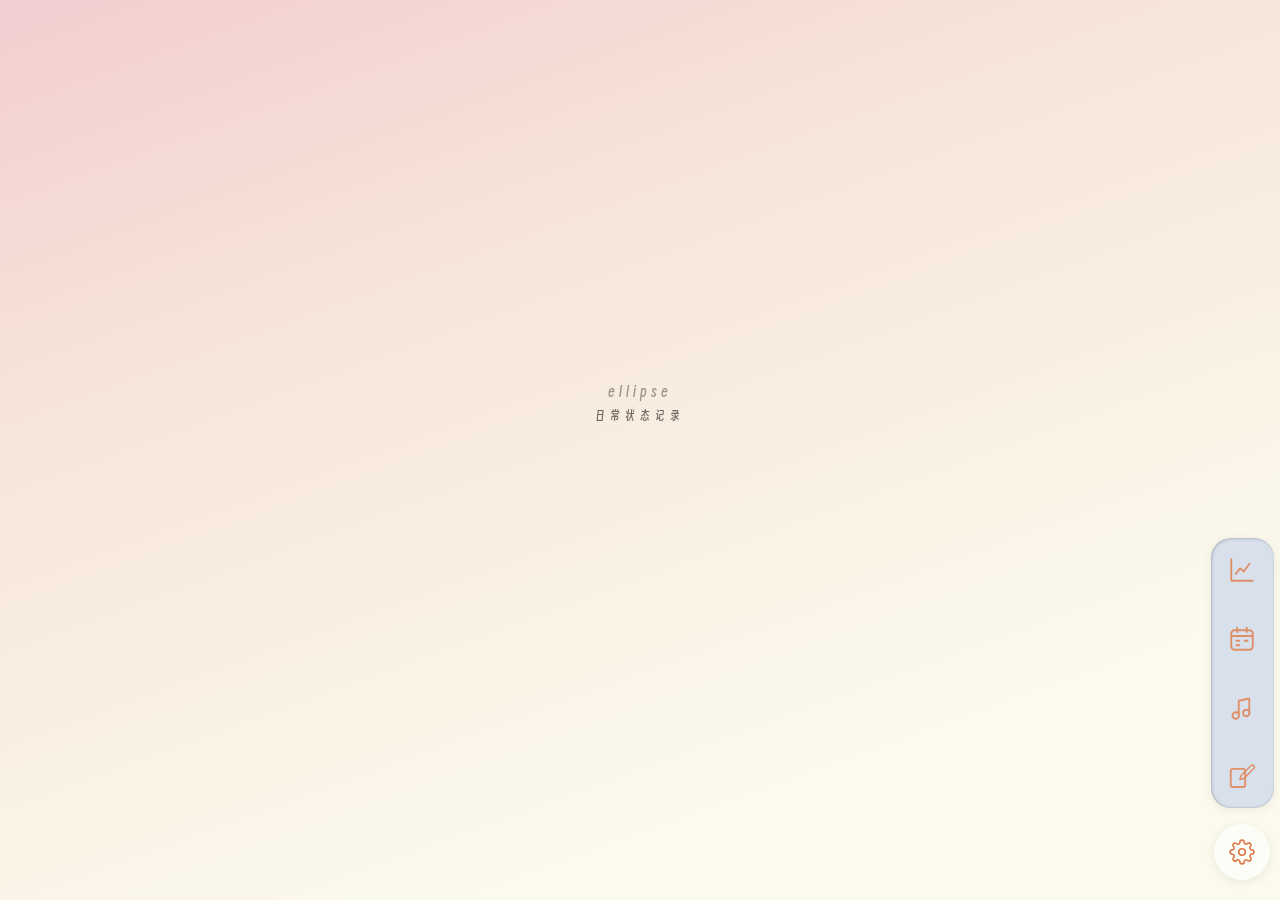
<file: index.html>
<!DOCTYPE html>
<html lang="zh-CN">
<head>
    <meta charset="UTF-8">
    <meta name="viewport" content="width=device-width, initial-scale=1.0, viewport-fit=cover">
    <meta name="theme-color" content="#FBFAED">
    <title>ellipse</title>

    <meta name="mobile-web-app-capable" content="yes">
    <meta name="apple-mobile-web-app-capable" content="yes">
    <meta name="apple-mobile-web-app-status-bar-style" content="default">
    <meta name="apple-mobile-web-app-title" content="ellipse">
    <meta name="application-name" content="ellipse">
    <link rel="manifest" href="manifest.webmanifest">
    <link rel="icon" type="image/png" href="icon-192.png">
    <link rel="apple-touch-icon" href="icon-192.png">

    <link rel="stylesheet" href="assets/app.css">
    <script nomodule>document.documentElement.className += ' no-module';</script>
</head>
<body>

    <noscript>
        <p style="padding:24px">本应用需要开启 JavaScript。</p>
    </noscript>

    <main class="view home" id="viewHome">
        <p class="home-notice" id="homeNotice" hidden>需要保存记录</p>
        <div class="home-block">
            <p class="wordmark">ellipse</p>
            <p class="org-line">日常状态记录</p>
        </div>
    </main>

    <main class="view record" id="viewRecord" hidden>
        <header class="page-head">
            <div class="head-row">
                <button class="page-back" id="backHomeBtn" type="button" aria-label="返回主页" title="返回主页">
                    <svg xmlns="http://www.w3.org/2000/svg" viewBox="0 0 24 24" fill="none" stroke="currentColor" stroke-width="1.7" stroke-linecap="round" stroke-linejoin="round"><polyline points="14.5 18.5 8 12 14.5 5.5"></polyline><line x1="18.5" y1="12" x2="8.5" y2="12"></line></svg>
                </button>
                <p class="head-line">状态记录</p>
            </div>

            <div class="date-bar">
                <button class="date-nav" id="datePrev" type="button" aria-label="前一天" title="前一天">
                    <svg xmlns="http://www.w3.org/2000/svg" viewBox="0 0 24 24" fill="none" stroke="currentColor" stroke-width="1.8" stroke-linecap="round" stroke-linejoin="round"><polyline points="14 18 8 12 14 6"></polyline></svg>
                </button>

                <button class="date-current" id="dateCurrent" type="button" aria-label="选择日期">
                    <span class="date-num" id="dateNum">2025.01.01</span>
                    <span class="date-sub" id="dateSub">周三 · 今天</span>
                </button>

                <button class="date-nav" id="dateNext" type="button" aria-label="后一天" title="后一天">
                    <svg xmlns="http://www.w3.org/2000/svg" viewBox="0 0 24 24" fill="none" stroke="currentColor" stroke-width="1.8" stroke-linecap="round" stroke-linejoin="round"><polyline points="10 18 16 12 10 6"></polyline></svg>
                </button>
            </div>

            <button class="date-today" id="dateToday" type="button" hidden>回到今天</button>
            <input class="date-input" id="dateInput" type="date" aria-label="日期选择">
        </header>

        <section class="module-stack" id="moduleStack" aria-label="状态记录模块"></section>

        <section class="export-zone" id="exportZone" aria-label="导出"></section>

        <p class="foot-note">记录仅保存在本机浏览器中</p>
    </main>

    <main class="view page-view" id="viewPage" hidden>
        <header class="page-head">
            <div class="head-row">
                <p class="head-line" id="pageTitle"></p>
            </div>
        </header>

        <section class="page-body" id="pageBody" aria-label="模块内容"></section>

        <p class="foot-note" id="pageNote"></p>
    </main>

    <nav class="rail" id="rail" aria-label="功能栏" hidden></nav>

    <button class="corner-btn corner-btn--bottom" id="settingsBtn" type="button" aria-label="设置" title="设置" aria-expanded="false">
        <svg xmlns="http://www.w3.org/2000/svg" viewBox="0 0 24 24" fill="none" stroke="currentColor" stroke-width="1.5" stroke-linecap="round" stroke-linejoin="round"><circle cx="12" cy="12" r="3"></circle><path d="M19.4 15a1.65 1.65 0 0 0 .33 1.82l.06.06a2 2 0 0 1 0 2.83 2 2 0 0 1-2.83 0l-.06-.06a1.65 1.65 0 0 0-1.82-.33 1.65 1.65 0 0 0-1 1.51V21a2 2 0 0 1-2 2 2 2 0 0 1-2-2v-.09A1.65 1.65 0 0 0 9 19.4a1.65 1.65 0 0 0-1.82.33l-.06.06a2 2 0 0 1-2.83 0 2 2 0 0 1 0-2.83l.06-.06a1.65 1.65 0 0 0 .33-1.82 1.65 1.65 0 0 0-1.51-1H3a2 2 0 0 1-2-2 2 2 0 0 1 2-2h.09A1.65 1.65 0 0 0 4.6 9a1.65 1.65 0 0 0-.33-1.82l-.06-.06a2 2 0 0 1 0-2.83 2 2 0 0 1 2.83 0l.06.06a1.65 1.65 0 0 0 1.82.33H9a1.65 1.65 0 0 0 1-1.51V3a2 2 0 0 1 2-2 2 2 0 0 1 2 2v.09a1.65 1.65 0 0 0 1 1.51 1.65 1.65 0 0 0 1.82-.33l.06-.06a2 2 0 0 1 2.83 0 2 2 0 0 1 0 2.83l-.06.06a1.65 1.65 0 0 0-.33 1.82V9a1.65 1.65 0 0 0 1.51 1H21a2 2 0 0 1 2 2 2 2 0 0 1-2 2h-.09a1.65 1.65 0 0 0-1.51 1z"></path></svg>
    </button>

    <div class="scrim" id="settingsScrim"></div>

    <aside class="settings-panel" id="settingsPanel" role="dialog" aria-modal="true" aria-labelledby="settingsTitle" aria-hidden="true">
        <header class="settings-header">
            <button class="icon-btn" id="settingsClose" type="button" aria-label="关闭设置" title="关闭">
                <svg xmlns="http://www.w3.org/2000/svg" viewBox="0 0 24 24" fill="none" stroke="currentColor" stroke-width="1.8" stroke-linecap="round" stroke-linejoin="round"><polyline points="15 18 9 12 15 6"></polyline></svg>
            </button>
            <h2 class="settings-title" id="settingsTitle">设置</h2>
        </header>

        <div class="settings-body" id="settingsBody"></div>
    </aside>

    <section class="sheet" id="sheet" role="dialog" aria-modal="true" aria-labelledby="sheetTitle" aria-hidden="true">
        <header class="sheet-head">
            <h2 class="sheet-title" id="sheetTitle">导出</h2>
            <button class="icon-btn" id="sheetClose" type="button" aria-label="关闭" title="关闭">
                <svg xmlns="http://www.w3.org/2000/svg" viewBox="0 0 24 24" fill="none" stroke="currentColor" stroke-width="1.8" stroke-linecap="round" stroke-linejoin="round"><line x1="6" y1="6" x2="18" y2="18"></line><line x1="18" y1="6" x2="6" y2="18"></line></svg>
            </button>
        </header>
        <div class="sheet-body" id="sheetBody"></div>
        <footer class="sheet-foot" id="sheetFoot"></footer>
    </section>

    <div class="toast" id="toast" role="status" aria-live="polite"></div>

    <section class="boot-note" id="bootNote" hidden>
        <h2>页面没有正常启动</h2>
        <p>如果是从文件管理器直接双击打开的：<code>file://</code> 下 Chrome / Edge / Firefox 都会拦掉模块加载，
            这条路走不通。双击项目里的 <code>启动预览.bat</code>（或在项目目录里执行 <code>node scripts/serve.mjs 5173</code>），
            再访问 <code>http://localhost:5173/index.html</code> 即可。</p>
        <p>如果是刚装了一个自制模块之后才打不开的：在地址后面加上 <code>?nomods=1</code>
            （即 <code>http://localhost:5173/index.html?nomods=1</code>）就能跳过所有自制模块先启动，
            进去之后在设置 → 模块里把那一条删掉。</p>
        <pre id="bootDetail"></pre>
    </section>

    <script>
        window.addEventListener('error', function (evt) {
            const note = document.getElementById('bootNote');
            if (!note || note.hidden === false) return;
            ['viewHome', 'viewRecord', 'viewPage'].forEach(function (id) {
                const view = document.getElementById(id);
                if (view) view.style.display = 'none';
            });
            const detail = document.getElementById('bootDetail');
            if (detail && evt && evt.message) detail.textContent = evt.message;
            note.hidden = false;
        }, true);
    </script>
    <script type="module" src="assets/js/app.js"></script>
</body>
</html>
</file>
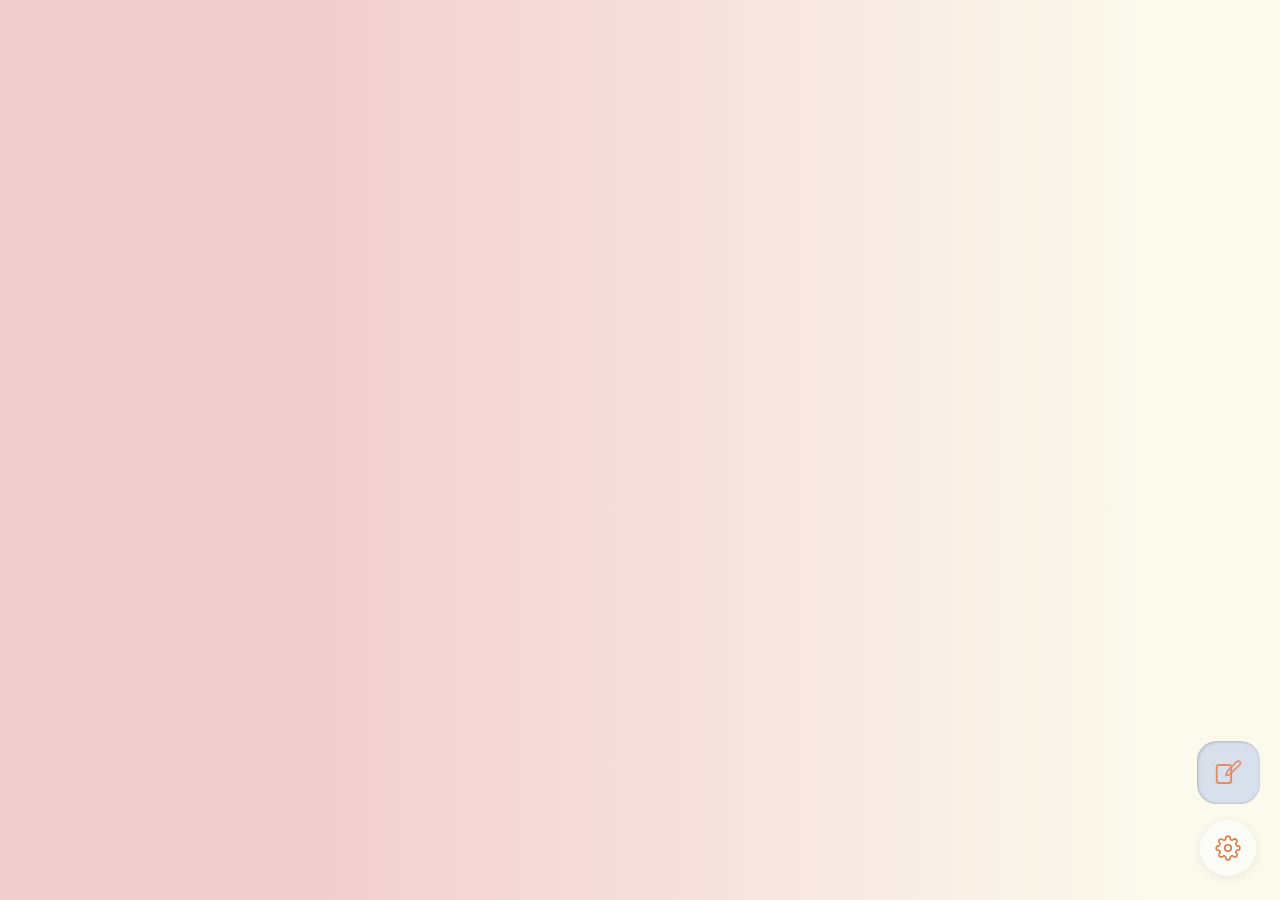
<file: demo.html>
<!DOCTYPE html>
<html lang="zh-CN">
<head>
    <meta charset="UTF-8">
    <meta name="viewport" content="width=device-width, initial-scale=1.0">
    <title>ellipse</title>
    <style>
        /* ---------------- 字体 ---------------- */
        /* 得意黑 Smiley Sans（同级 fonts 文件夹） */
        @font-face {
            font-family: "Smiley Sans";
            src: url("fonts/SmileySans-Oblique.ttf.woff2") format("woff2");
            font-weight: 400 700;
            font-style: normal;
            font-display: swap;
        }

        :root {
            --edge: 24px;                     /* 按钮距屏幕边缘 */
            --btn-size: 56px;                 /* 按钮直径 */
            --accent: #df9068;                /* 右栏图标色 / 焦点圈 */
            --gear: #de7b49;                  /* 设置按钮图标色 */
            --ink: #2B2B28;                   /* 设置标题 / 关闭按钮 */
            --paper: #FBFAED;                 /* 设置界面底色 */
            --line: rgba(43, 43, 40, 0.12);   /* 顶栏下边缘线 */
            --groove: #d8e0ec;                /* 右栏内框色：你自己改这一行 */
            --rail-w: calc(var(--btn-size) + 7px);   /* 右栏宽 63px（比设置按钮每边各宽 3.5px）*/
            --bg-left: #F2CED0;               /* 主页背景左端色 */
            --bg-right: #FBFAED;              /* 主页背景右端色 */
        }

        html, body {
            height: 100%;
            margin: 0;
        }
        body {
            background: linear-gradient(to right, var(--bg-left) 25%, var(--bg-right) 90%);
            font-family: "Smiley Sans", -apple-system, BlinkMacSystemFont, "Segoe UI",
                         "PingFang SC", "Microsoft YaHei", sans-serif;
            -webkit-tap-highlight-color: transparent;
        }
        /* 表单控件不会继承 body 的字体，必须显式声明 */
        button, input, select, textarea {
            font-family: inherit;
        }
        /* 面板打开时锁住背景滚动 */
        body.panel-open {
            overflow: hidden;
        }

        /* ---------------- 设置按钮 ---------------- */
        .settings-btn {
            position: fixed;
            bottom: var(--edge);
            right: var(--edge);
            color: var(--gear);       /* 齿轮描边取 currentColor，改这一行即可 */
            width: var(--btn-size);
            height: var(--btn-size);
            padding: 0;
            display: flex;
            align-items: center;
            justify-content: center;
            background: rgba(255, 255, 255, 0.6);
            border: none;
            border-radius: 50%;
            cursor: pointer;
            box-shadow: 0 2px 10px rgba(0, 0, 0, 0.08);
            transition: background 0.2s ease, box-shadow 0.2s ease, transform 0.2s ease;
        }
        .settings-btn:hover {
            background: rgba(255, 255, 255, 0.9);
            box-shadow: 0 4px 16px rgba(0, 0, 0, 0.14);
            transform: scale(1.06);
        }
        .settings-btn:active {
            transform: scale(0.96);
        }
        .settings-btn svg {
            display: block;
            width: 26px;
            height: 26px;
            transition: transform 0.3s ease;
        }
        .settings-btn:hover svg {
            transform: rotate(45deg);
        }

        /* ---------------- 右侧竖排标签栏 ---------------- */
        /* 不贴边、独立悬浮的一条竖栏，与下方设置按钮同轴：
           设置按钮圆心距右边缘 = --edge + --btn-size / 2，
           从这个距离里减去自身一半宽度，中轴就压在同一条竖线上 */
        .tabbar {
            position: fixed;
            right: calc(var(--edge) + var(--btn-size) / 2 - var(--rail-w) / 2);
            bottom: calc(var(--edge) + var(--btn-size) + 16px);   /* 正好落在设置按钮上方 */
            z-index: 10;
            width: var(--rail-w);
            display: flex;
            flex-direction: column;   /* 竖排 */
            gap: 6px;
            padding: 0;               /* 不留内边距：内框本身就是按下区域 */
            /* 自适应：高度跟内容走，图标多到装不下时自己滚动 */
            max-height: calc(100vh - var(--edge) - var(--btn-size) - 32px);
            overflow-y: auto;
            overscroll-behavior: contain;
            scrollbar-width: none;
            background: var(--groove);            /* 内框底色 */
            border-radius: 20px;
            /* 只往内打阴影，做出凹下去的槽感（不描边，所以外沿是软的） */
            box-shadow:
                inset 1px 1px 3px rgba(43, 43, 40, 0.22),
                inset 0 -1px 2px rgba(43, 43, 40, 0.12);
        }
        .tabbar::-webkit-scrollbar {
            display: none;
        }

        /* 按下区域横向撑满内框、纵向也取内框宽度 —— 只有一个图标时
           内框、按下区域、按下反馈三者同尺寸同形状，正好是正方形 */
        .tabbar-item {
            flex: 0 0 auto;
            height: var(--rail-w);
            padding: 0;
            display: flex;
            align-items: center;
            justify-content: center;
            background: transparent;
            border: none;
            border-radius: 20px;      /* 与内框圆角一致 */
            color: var(--accent);
            cursor: pointer;
            transition: background 0.2s ease;
        }
        .tabbar-item:hover {
            background: rgba(255, 255, 255, 0.45);
        }
        /* 按下只换底色，不缩放，尺寸始终和底色框一致 */
        .tabbar-item:active {
            background: rgba(255, 255, 255, 0.78);
        }
        .tabbar-item svg {
            display: block;
            width: 30px;
            height: 30px;
        }

        /* ---------------- 遮罩 ---------------- */
        .settings-overlay {
            position: fixed;
            inset: 0;
            z-index: 100;
            background: rgba(80, 55, 45, 0.22);
            opacity: 0;
            visibility: hidden;
            transition: opacity 0.26s ease, visibility 0s linear 0.26s;
        }
        .settings-overlay.open {
            opacity: 1;
            visibility: visible;
            transition: opacity 0.26s ease, visibility 0s;
        }

        /* ---------------- 设置界面（右侧抽屉） ---------------- */
        .settings-panel {
            position: fixed;
            top: 0;
            right: 0;
            bottom: 0;
            z-index: 101;             /* 盖住右栏和遮罩 */
            width: 100%;              /* 全屏铺满，四周不留边 */
            display: flex;
            flex-direction: column;   /* 顶栏固定、内容区独立滚动 */
            background: var(--paper);
            box-shadow: -8px 0 32px rgba(43, 43, 40, 0.10);
            transform: translateX(100%);
            visibility: hidden;
            transition: transform 0.26s cubic-bezier(0.32, 0.72, 0, 1),
                        visibility 0s linear 0.26s;
        }
        .settings-panel.open {
            transform: translateX(0);
            visibility: visible;
            transition: transform 0.26s cubic-bezier(0.32, 0.72, 0, 1), visibility 0s;
        }

        /* 顶栏：固定不随内容滚动 */
        .settings-header {
            flex: 0 0 auto;
            position: relative;   /* 作为标题绝对居中的参照 */
            display: flex;
            align-items: center;
            height: 60px;
            padding: 0 4px;
            background: var(--paper);        /* 内容滚到下面时不会透出来 */
            border-bottom: 1px solid var(--line);
        }
        /* 标题在整条顶栏中绝对居中，与左侧关闭按钮互不影响 */
        .settings-title {
            position: absolute;
            top: 50%;
            left: 50%;
            transform: translate(-50%, -50%);
            margin: 0;
            padding-left: 8px;    /* 抵消 letter-spacing 加在末字后的 8px，让两个字视觉居中 */
            font-size: 19px;
            color: var(--ink);
            letter-spacing: 8px;  /* 「设」与「置」间距 8px */
            white-space: nowrap;
        }
        /* 关闭按钮：顶栏最左 */
        .settings-close {
            width: 44px;
            height: 44px;
            padding: 0;
            display: flex;
            align-items: center;
            justify-content: center;
            background: transparent;
            border: none;
            border-radius: 50%;
            color: var(--ink);
            cursor: pointer;
            transition: background 0.2s ease, transform 0.2s ease;
        }
        .settings-close:hover {
            background: rgba(43, 43, 40, 0.06);
        }
        .settings-close:active {
            transform: scale(0.92);
        }
        .settings-close svg {
            display: block;
            width: 22px;
            height: 22px;
        }

        /* 内容区：只有这里滚动 */
        .settings-body {
            flex: 1 1 auto;
            overflow-y: auto;
            overscroll-behavior: contain;
            -webkit-overflow-scrolling: touch;
            padding: 16px 20px 32px;
        }

        :focus-visible {
            outline: 2px solid var(--accent);
            outline-offset: 2px;
        }

        @media (prefers-reduced-motion: reduce) {
            .settings-btn,
            .settings-panel,
            .settings-overlay,
            .tabbar-item {
                transition-duration: 0.01ms !important;
            }
        }
    </style>
</head>
<body>

    <button class="settings-btn" id="settingsBtn" type="button" aria-label="设置" title="设置" aria-expanded="false">
        <svg xmlns="http://www.w3.org/2000/svg" viewBox="0 0 24 24" fill="none" stroke="currentColor" stroke-width="1.5" stroke-linecap="round" stroke-linejoin="round" class="feather feather-settings"><circle cx="12" cy="12" r="3"></circle><path d="M19.4 15a1.65 1.65 0 0 0 .33 1.82l.06.06a2 2 0 0 1 0 2.83 2 2 0 0 1-2.83 0l-.06-.06a1.65 1.65 0 0 0-1.82-.33 1.65 1.65 0 0 0-1 1.51V21a2 2 0 0 1-2 2 2 2 0 0 1-2-2v-.09A1.65 1.65 0 0 0 9 19.4a1.65 1.65 0 0 0-1.82.33l-.06.06a2 2 0 0 1-2.83 0 2 2 0 0 1 0-2.83l.06-.06a1.65 1.65 0 0 0 .33-1.82 1.65 1.65 0 0 0-1.51-1H3a2 2 0 0 1-2-2 2 2 0 0 1 2-2h.09A1.65 1.65 0 0 0 4.6 9a1.65 1.65 0 0 0-.33-1.82l-.06-.06a2 2 0 0 1 0-2.83 2 2 0 0 1 2.83 0l.06.06a1.65 1.65 0 0 0 1.82.33H9a1.65 1.65 0 0 0 1-1.51V3a2 2 0 0 1 2-2 2 2 0 0 1 2 2v.09a1.65 1.65 0 0 0 1 1.51 1.65 1.65 0 0 0 1.82-.33l.06-.06a2 2 0 0 1 2.83 0 2 2 0 0 1 0 2.83l-.06.06a1.65 1.65 0 0 0-.33 1.82V9a1.65 1.65 0 0 0 1.51 1H21a2 2 0 0 1 2 2 2 2 0 0 1-2 2h-.09a1.65 1.65 0 0 0-1.51 1z"></path></svg>
    </button>

    <!-- 右侧竖排标签栏：一个图标一项，按顺序往下加 -->
    <nav class="tabbar" aria-label="侧栏">
        <button class="tabbar-item" id="statusLogBtn" type="button" aria-label="状态记录" title="状态记录">
            <svg xmlns="http://www.w3.org/2000/svg" viewBox="0 0 24 24" fill="none" stroke="currentColor" stroke-width="1.6" stroke-linecap="round" stroke-linejoin="round">
                <!-- 纸：在后，被笔压住右上角 -->
                <rect x="3" y="5.5" width="11.5" height="14.5" rx="1.6"></rect>
                <!-- 笔：斜立着，笔尖落到纸上 -->
                <path d="M17 3a2.828 2.828 0 1 1 4 4L7.5 20.5 2 22l1.5-5.5L17 3z"
                      transform="translate(9.2 1.2) scale(0.58)"
                      vector-effect="non-scaling-stroke"></path>
            </svg>
        </button>
    </nav>

    <div class="settings-overlay" id="settingsOverlay"></div>

    <aside class="settings-panel" id="settingsPanel" role="dialog" aria-modal="true" aria-labelledby="settingsTitle" aria-hidden="true">
        <header class="settings-header">
            <button class="settings-close" id="settingsClose" type="button" aria-label="关闭设置" title="关闭">
                <svg xmlns="http://www.w3.org/2000/svg" viewBox="0 0 24 24" fill="none" stroke="currentColor" stroke-width="2" stroke-linecap="round" stroke-linejoin="round"><polyline points="15 18 9 12 15 6"></polyline></svg>
            </button>
            <h2 class="settings-title" id="settingsTitle">设置</h2>
        </header>

        <div class="settings-body">
            <!-- 设置项待定：确定后把分组 / 开关放进这里 -->
        </div>
    </aside>

    <script>
        const body = document.body;
        const panel = document.getElementById('settingsPanel');
        const overlay = document.getElementById('settingsOverlay');
        const openBtn = document.getElementById('settingsBtn');
        const closeBtn = document.getElementById('settingsClose');

        function openSettings() {
            panel.classList.add('open');
            overlay.classList.add('open');
            body.classList.add('panel-open');
            panel.setAttribute('aria-hidden', 'false');
            openBtn.setAttribute('aria-expanded', 'true');
            closeBtn.focus();
        }

        function closeSettings() {
            panel.classList.remove('open');
            overlay.classList.remove('open');
            body.classList.remove('panel-open');
            panel.setAttribute('aria-hidden', 'true');
            openBtn.setAttribute('aria-expanded', 'false');
            openBtn.focus();
        }

        openBtn.addEventListener('click', openSettings);
        closeBtn.addEventListener('click', closeSettings);
        overlay.addEventListener('click', closeSettings);
        document.addEventListener('keydown', (e) => {
            if (e.key === 'Escape' && panel.classList.contains('open')) closeSettings();
        });
    </script>
</body>
</html>
</file>
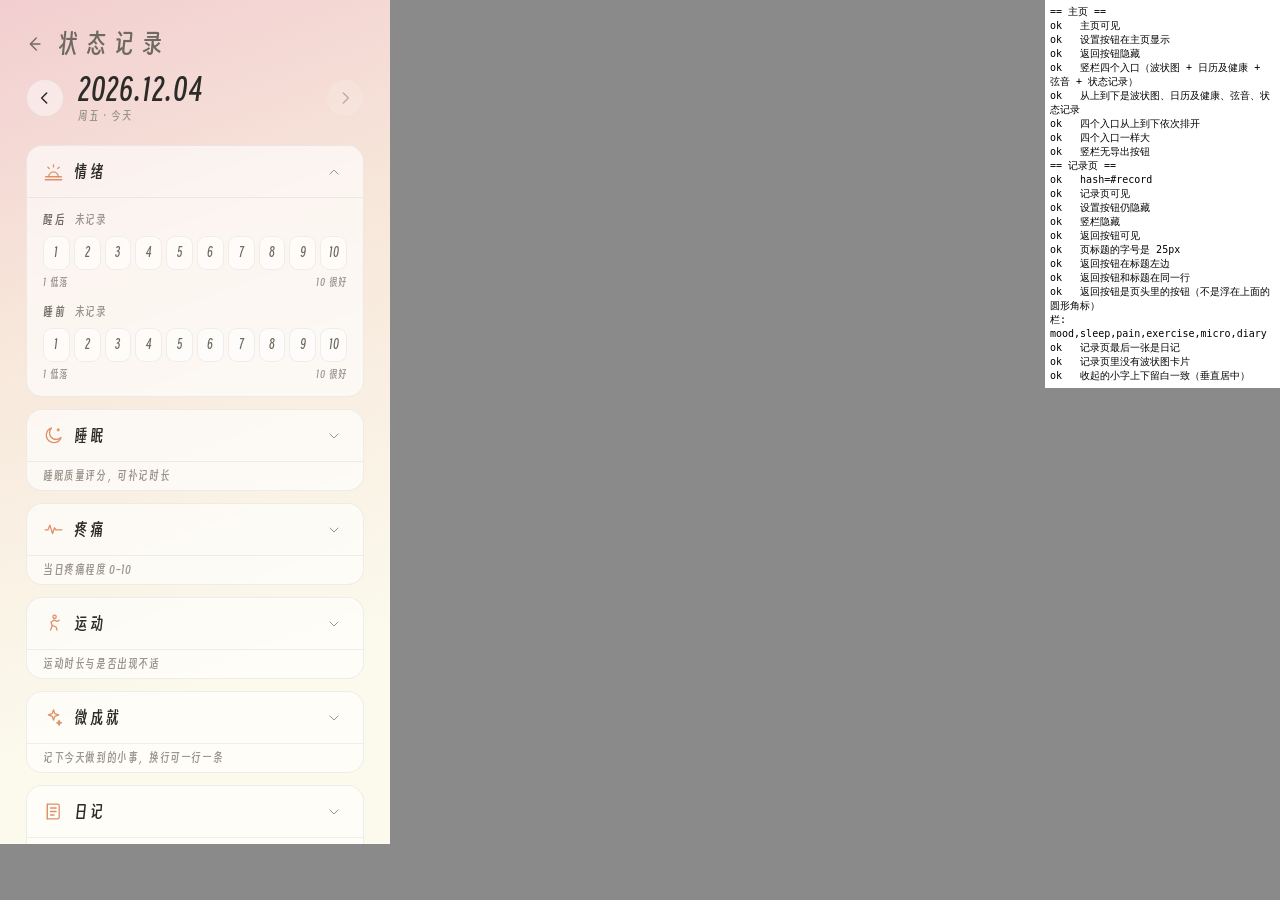
<file: scripts/flowcheck.html>
<!DOCTYPE html>
<html lang="zh-CN">
<head>
    <meta charset="UTF-8">
    <title>flow check</title>
</head>
<body style="margin:0;background:#8a8a8a">
    <iframe id="frame" src="../index.html" style="width:390px;height:844px;border:0;display:block;background:#fff"></iframe>
    <pre id="out" style="position:fixed;right:0;top:0;background:#fff;font:10px/1.4 monospace;margin:0;padding:5px;width:225px;white-space:pre-wrap"></pre>
    <script>
        const log = [];
        const say = (m) => { log.push(m); document.getElementById('out').textContent = log.join('\n'); };
        const frame = document.getElementById('frame');
        const sleep = (ms) => new Promise((r) => setTimeout(r, ms));

        frame.addEventListener('load', async () => {
            const w = frame.contentWindow, d = frame.contentDocument;
            const t = (label, cond, extra) => say((cond ? 'ok   ' : 'FAIL ') + label + (cond || !extra ? '' : ' -> ' + extra));
            const waitFor = async (sel, ms) => {
                for (let i = 0; i < (ms || 4000) / 50; i++) {
                    const hit = typeof sel === 'function' ? sel() : d.querySelector(sel);
                    if (hit) return hit;
                    await sleep(50);
                }
                return null;
            };
            const chordText = (sel) => Array.from(d.querySelectorAll(sel || '#viewPage'))
                .map((n) => n.textContent).join('\n');
            try {
                for (let i = 0; i < 60 && !d.querySelector('#rail .rail-item'); i++) await sleep(50);

                say('== 主页 ==');
                t('主页可见', !d.getElementById('viewHome').hidden);
                t('设置按钮在主页显示', !d.getElementById('settingsBtn').hidden);
                t('返回按钮隐藏', d.getElementById('backHomeBtn').hidden);

                const railItems = Array.from(d.querySelectorAll('#rail .rail-item'));
                t('竖栏四个入口（波状图 + 日历及健康 + 弦音 + 状态记录）', railItems.length === 4,
                    String(railItems.length));
                t('从上到下是波状图、日历及健康、弦音、状态记录',
                    railItems.length === 4 &&
                    railItems[0].getAttribute('data-rail-page') === 'trend' &&
                    railItems[1].getAttribute('data-rail-page') === 'calendar' &&
                    railItems[2].getAttribute('data-rail-page') === 'assistant' &&
                    railItems[3].getAttribute('data-act') === 'record');
                if (railItems.length === 4) {
                    const boxes = railItems.map((n) => n.getBoundingClientRect());
                    t('四个入口从上到下依次排开',
                        boxes[0].bottom <= boxes[1].top + 1 && boxes[1].bottom <= boxes[2].top + 1 &&
                        boxes[2].bottom <= boxes[3].top + 1,
                        boxes.map((b) => b.top + '~' + b.bottom).join(' / '));
                    t('四个入口一样大', boxes.every((b) => Math.abs(b.height - boxes[0].height) <= 1),
                        boxes.map((b) => b.height).join(' / '));
                }
                t('竖栏无导出按钮', !d.querySelector('#rail [data-act="export-sheet"]'));

                d.querySelector('#rail [data-act="record"]').click();
                await sleep(200);
                say('== 记录页 ==');
                t('hash=#record', w.location.hash === '#record');
                t('记录页可见', !d.getElementById('viewRecord').hidden);
                t('设置按钮仍隐藏', d.getElementById('settingsBtn').hidden);
                t('竖栏隐藏', d.getElementById('rail').hidden);
                t('返回按钮可见', !d.getElementById('backHomeBtn').hidden);

                t('页标题的字号是 25px',
                    parseFloat(w.getComputedStyle(d.querySelector('#viewRecord .head-line')).fontSize) === 25,
                    w.getComputedStyle(d.querySelector('#viewRecord .head-line')).fontSize);

                const recordHead = d.querySelector('#viewRecord .head-line').getBoundingClientRect();
                const recordHeadLeft = recordHead.left;
                const recordHeadTop = recordHead.top;

                const recordBack = d.getElementById('backHomeBtn').getBoundingClientRect();
                t('返回按钮在标题左边',
                    recordBack.right <= recordHead.left + 1,
                    recordBack.right + ' vs ' + recordHead.left);
                t('返回按钮和标题在同一行',
                    Math.abs(recordBack.top + recordBack.height / 2 -
                        (recordHead.top + recordHead.height / 2)) <= 2,
                    (recordBack.top + recordBack.height / 2) + ' vs ' +
                        (recordHead.top + recordHead.height / 2));
                t('返回按钮是页头里的按钮（不是浮在上面的圆形角标）',
                    !!d.querySelector('#viewRecord .head-row > #backHomeBtn'));

                const cards = Array.from(d.querySelectorAll('#moduleStack .module'));
                say('栏: ' + cards.map((c) => c.dataset.module).join(','));
                t('记录页最后一张是日记', cards.length > 0 &&
                    cards[cards.length - 1].dataset.module === 'diary');
                t('记录页里没有波状图卡片', cards.every((c) => c.dataset.module !== 'trend'));

                const offCenter = cards.filter((card) => {
                    const prev = card.querySelector('.module-preview');
                    if (!prev) return false;
                    const hr = card.querySelector('.module-head').getBoundingClientRect();
                    const pr = prev.getBoundingClientRect();
                    const cr = card.getBoundingClientRect();
                    const pcs = w.getComputedStyle(prev);
                    const border = parseFloat(w.getComputedStyle(card).borderBottomWidth) || 0;
                    const above = (pr.top + parseFloat(pcs.paddingTop)) - hr.bottom;
                    const below = (cr.bottom - border) - (pr.bottom - parseFloat(pcs.paddingBottom));
                    return Math.abs(above - below) > 1;
                }).map((c) => c.dataset.module);
                t('收起的小字上下留白一致（垂直居中）', offCenter.length === 0, offCenter.join(','));

                d.querySelector('.export-card').click();
                await sleep(300);
                d.getElementById('sheetClose').click();
                await sleep(400);
                t('面板自身关闭按钮有效', !d.getElementById('sheet').classList.contains('open'));

                const card = (id) => d.querySelector('.module[data-module="' + id + '"]');
                const isOpen = (id) => !!card(id) && card(id).classList.contains('is-open');
                const clickHead = (id) => card(id).querySelector('.module-head').click();

                const moodWas = isOpen('mood');
                clickHead('mood');
                await sleep(200);
                t('情绪栏点标题栏翻转展开状态', isOpen('mood') !== moodWas);
                clickHead('mood');
                await sleep(200);
                t('再点一次回到原状', isOpen('mood') === moodWas);

                say('== 波状图页（从主页竖栏进） ==');
                d.getElementById('backHomeBtn').click();
                await sleep(400);
                t('回到主页', !d.getElementById('viewHome').hidden);

                d.querySelector('#rail [data-rail-page="trend"]').click();
                await sleep(300);
                t('hash=#page/trend', w.location.hash === '#page/trend', w.location.hash);
                t('波状图页可见', !d.getElementById('viewPage').hidden);
                t('记录页已隐藏', d.getElementById('viewRecord').hidden);
                t('主页已隐藏', d.getElementById('viewHome').hidden);
                t('竖栏隐藏', d.getElementById('rail').hidden);
                t('返回按钮可见', !d.getElementById('backHomeBtn').hidden);
                t('设置按钮隐藏（设置只在主页）', d.getElementById('settingsBtn').hidden);

                const pageBody = d.getElementById('pageBody');
                t('标题是「状态波动图」', d.getElementById('pageTitle').textContent === '状态波动图',
                    d.getElementById('pageTitle').textContent);
                t('三个区间按钮', pageBody.querySelectorAll('.range-btn').length === 3);
                const charts = pageBody.querySelectorAll('.chart-block');
                t('出图 4 个模块', charts.length === 4);
                say('图: ' + Array.from(charts).map((c) => c.dataset.module + '(' +
                    c.querySelectorAll('svg').length + ')').join(' '));
                const moodSvgs = pageBody.querySelector('.chart-block[data-module="mood"]')
                    .querySelectorAll('svg').length;
                say('情绪 SVG 数=' + moodSvgs);
                t('情绪至少 3 张图', moodSvgs >= 3);
                t('最下面有一行小字说明', (d.getElementById('pageNote').textContent || '').length > 4,
                    d.getElementById('pageNote').textContent);

                const pageHead = d.getElementById('pageTitle').getBoundingClientRect();
                t('标题的左边缘和记录页标题对齐',
                    Math.abs(pageHead.left - recordHeadLeft) <= 1,
                    pageHead.left + ' vs ' + recordHeadLeft);
                t('标题的顶边和记录页标题对齐（同样的顶部留白）',
                    Math.abs(pageHead.top - recordHeadTop) <= 1,
                    pageHead.top + ' vs ' + recordHeadTop);

                const rangeRow = pageBody.querySelector('.range-row').getBoundingClientRect();
                const lastChart = charts[charts.length - 1].getBoundingClientRect();
                const noteRect = d.getElementById('pageNote').getBoundingClientRect();
                t('区间按钮排在标题下面', rangeRow.top >= pageHead.bottom - 1,
                    rangeRow.top + ' vs ' + pageHead.bottom);
                t('小字排在所有图的下面', noteRect.top >= lastChart.bottom - 1,
                    noteRect.top + ' vs ' + lastChart.bottom);
                const firstChart = charts[0].getBoundingClientRect();
                t('曲线块与区间按钮左右对齐',
                    Math.abs(firstChart.left - rangeRow.left) <= 1,
                    firstChart.left + ' vs ' + rangeRow.left);
                t('返回按钮在这一页也在标题左边、同一行',
                    d.getElementById('backHomeBtn').getBoundingClientRect().right <= pageHead.left + 1 &&
                    Math.abs(d.getElementById('backHomeBtn').getBoundingClientRect().top +
                        d.getElementById('backHomeBtn').getBoundingClientRect().height / 2 -
                        (pageHead.top + pageHead.height / 2)) <= 2);

                t('这一页比一屏高、能上下滑',
                    d.getElementById('viewPage').scrollHeight > w.innerHeight,
                    d.getElementById('viewPage').scrollHeight + ' vs ' + w.innerHeight);

                const beforeRange = pageBody.querySelector('.range-btn.on').textContent;
                pageBody.querySelectorAll('.range-btn')[0].click();
                await sleep(200);
                t('点区间按钮后选中态跟着切',
                    pageBody.querySelector('.range-btn.on').textContent !== beforeRange,
                    beforeRange + ' -> ' + pageBody.querySelector('.range-btn.on').textContent);
                t('切完还是同一个页面', !d.getElementById('viewPage').hidden);

                d.getElementById('backHomeBtn').click();
                await sleep(400);
                t('从波状图页返回主页', !d.getElementById('viewHome').hidden);

                say('== 导出面板 ==');
                d.querySelector('#rail [data-act="record"]').click();
                await sleep(300);
                d.querySelector('.export-card').click();
                await sleep(300);
                t('面板已打开', d.getElementById('sheet').classList.contains('open'));
                t('返回按钮让位隐藏', d.getElementById('backHomeBtn').hidden);
                t('body 锁定', d.body.classList.contains('is-locked'));
                d.getElementById('backHomeBtn').click();
                await sleep(400);
                t('面板自身关闭按钮有效', !d.getElementById('sheet').classList.contains('open'));
                t('关闭后返回按钮恢复', !d.getElementById('backHomeBtn').hidden);
                t('仍在记录页', !d.getElementById('viewRecord').hidden);

                d.querySelector('.export-card').click();
                await sleep(300);
                d.getElementById('backHomeBtn').click();
                await sleep(300);
                d.getElementById('backHomeBtn').click();
                await sleep(400);
                t('再点返回回到主页', !d.getElementById('viewHome').hidden);
                t('主页上设置按钮恢复', !d.getElementById('settingsBtn').hidden);

                say('== 设置里挪主页栏的顺序 ==');
                d.getElementById('settingsBtn').click();
                await sleep(200);
                const orderRow = d.querySelector('[data-rail-order-row]');
                t('设置里有主页栏顺序这一块', !!orderRow);
                const railRows = Array.from(orderRow.querySelectorAll('[data-rail-item]'));
                t('四个入口各占一行、顺序和竖栏一致',
                    railRows.map((n) => n.getAttribute('data-rail-item')).join(',') ===
                    'trend,calendar,assistant,record',
                    railRows.map((n) => n.getAttribute('data-rail-item')).join(','));
                t('每行都能往上往下挪',
                    railRows.every((n) => n.querySelectorAll('[data-rail-move]').length === 2));
                t('第一行不能上移、最后一行不能下移',
                    railRows[0].querySelector('[data-rail-move="up"]').disabled &&
                    railRows[railRows.length - 1].querySelector('[data-rail-move="down"]').disabled);
                t('中间那两行两头都能挪',
                    !railRows[1].querySelector('[data-rail-move="up"]').disabled &&
                    !railRows[1].querySelector('[data-rail-move="down"]').disabled);

                say('== 设置里谁住哪一折 ==');
                const foldTitles = Array.from(
                    d.querySelectorAll('#settingsBody .set-group--fold .set-group-title')
                ).map((n) => n.textContent.trim());
                say('折子: ' + foldTitles.join(' / '));
                t('弦音那一折的标题加了 AI 前缀',
                    foldTitles.indexOf('AI——弦音') >= 0, foldTitles.join(','));
                const railFold = orderRow.closest('[data-group]');
                t('主页栏顺序这一块挪进了弦音那一折',
                    !!railFold && railFold.getAttribute('data-group') === 'assistant',
                    railFold ? railFold.getAttribute('data-group') : '（没挂在任何一折里）');
                t('波状图那个默认区间住进了「数值图」这一折',
                    !!d.querySelector('#settingsBody [data-group="chart"] [data-default-range]'));
                // 「模块」那一大块本身也是 .set-group，撇开它，剩下的才是单占一节的
                const looseTitles = Array.from(
                    d.querySelectorAll('#settingsBody > .set-group > .set-group-head > .set-group-title')
                ).map((n) => n.textContent.trim()).slice(1);
                say('单占一节的: ' + looseTitles.join(' / '));
                t('「显示」不再单独占一节', looseTitles.indexOf('显示') < 0, looseTitles.join(','));
                t('填接口那一整节不再占设置页的位置',
                    !d.querySelector('#settingsBody [data-section="ai"]') &&
                    looseTitles.indexOf('AI——弦音') < 0, looseTitles.join(','));
                t('弦音那一折里只剩开关和栏顺序',
                    !!d.querySelector('#settingsBody [data-group="assistant"] [data-module-row="assistant"]') &&
                    !!d.querySelector('#settingsBody [data-group="assistant"] [data-rail-order-row]') &&
                    !d.querySelector('#settingsBody [data-ai]'));

                railRows[2].querySelector('[data-rail-move="up"]').click();
                await sleep(200);
                const afterRows = Array.from(d.querySelectorAll('[data-rail-order-row] [data-rail-item]'));
                t('点完「上移」，设置里弦音就跑到日历前面',
                    afterRows.map((n) => n.getAttribute('data-rail-item')).join(',') ===
                    'trend,assistant,calendar,record',
                    afterRows.map((n) => n.getAttribute('data-rail-item')).join(','));
                d.getElementById('settingsClose').click();
                await sleep(250);
                const railAfter = Array.from(d.querySelectorAll('#rail .rail-item'));
                t('回主页，竖栏里弦音真的上去了',
                    railAfter.length === 4 &&
                    railAfter[0].getAttribute('data-rail-page') === 'trend' &&
                    railAfter[1].getAttribute('data-rail-page') === 'assistant' &&
                    railAfter[2].getAttribute('data-rail-page') === 'calendar' &&
                    railAfter[3].getAttribute('data-act') === 'record');
                if (railAfter.length === 4) {
                    const boxes = railAfter.map((n) => n.getBoundingClientRect());
                    t('画出来也是这个顺序',
                        boxes[0].bottom <= boxes[1].top + 1 && boxes[1].bottom <= boxes[2].top + 1 &&
                        boxes[2].bottom <= boxes[3].top + 1,
                        boxes.map((b) => b.top + '~' + b.bottom).join(' / '));
                }
                t('这个顺序存进设置里了',
                    JSON.parse(w.localStorage.getItem('ellipse.v1.settings')).ui.railOrder.join(',') ===
                    'trend,assistant,calendar,record');

                d.getElementById('settingsBtn').click();
                await sleep(200);
                d.querySelector('[data-rail-item="assistant"] [data-rail-move="down"]').click();
                await sleep(200);
                d.getElementById('settingsClose').click();
                await sleep(250);
                const railBack = Array.from(d.querySelectorAll('#rail .rail-item'));
                t('再挪回来，顺序又回到波状图、日历、弦音、状态记录',
                    railBack.length === 4 &&
                    railBack[0].getAttribute('data-rail-page') === 'trend' &&
                    railBack[1].getAttribute('data-rail-page') === 'calendar' &&
                    railBack[2].getAttribute('data-rail-page') === 'assistant' &&
                    railBack[3].getAttribute('data-act') === 'record');
                if (railBack.length === 4) {
                    const boxes = railBack.map((n) => n.getBoundingClientRect());
                    t('画出来也回到原位',
                        boxes[0].bottom <= boxes[1].top + 1 && boxes[1].bottom <= boxes[2].top + 1 &&
                        boxes[2].bottom <= boxes[3].top + 1,
                        boxes.map((b) => b.top + '~' + b.bottom).join(' / '));
                }

                say('== 设置里关闭波状图 ==');
                d.getElementById('settingsBtn').click();
                await sleep(200);
                const trendRow = d.querySelector('[data-module-row="trend"] [data-toggle]');
                t('设置里有波状图开关', !!trendRow);
                t('页面型模块不给排序按钮，也说明了入口在哪',
                    d.querySelectorAll('[data-module-row="trend"] [data-order]').length === 0 &&
                    /入口在主页右侧栏/.test(
                        d.querySelector('[data-module-row="trend"] .set-row-desc').textContent));
                trendRow.click();
                await sleep(200);
                d.getElementById('settingsClose').click();
                await sleep(250);
                t('关掉后竖栏里的波状图入口消失',
                    !d.querySelector('#rail [data-rail-page="trend"]'));
                t('状态记录入口还在', !!d.querySelector('#rail [data-act="record"]'));

                say('== 关掉「状态记录」栏全部模块 ==');
                d.getElementById('settingsBtn').click();
                await sleep(200);
                const cardIds = Array.from(
                    d.querySelectorAll('#settingsBody [data-group="record"] [data-toggle]'))
                    .map((b) => b.getAttribute('data-toggle'));
                say('要关的卡片: ' + cardIds.join(','));
                t('「状态记录」栏里有模块可关', cardIds.length > 0);
                for (const id of cardIds) {
                    d.querySelector('[data-module-row="' + id + '"] [data-toggle]').click();
                    await sleep(150);
                }
                t('关到最后，竖栏里「状态记录」入口消失',
                    !d.querySelector('#rail [data-act="record"]'));
                t('波状图那一栏之前已经关掉了，这会儿只剩日历入口',
                    !!d.querySelector('#rail [data-rail-page="calendar"]'));
                t('它们还在设置里，能再打开',
                    !!d.querySelector('[data-module-row="' + cardIds[0] + '"] [data-toggle]'));

                d.querySelector('[data-module-row="' + cardIds[0] + '"] [data-toggle]').click();
                await sleep(150);
                d.getElementById('settingsClose').click();
                await sleep(250);
                t('重新打开任意一个，「状态记录」入口就回来',
                    !!d.querySelector('#rail [data-act="record"]'));
                t('竖栏重新露出来', !d.getElementById('rail').hidden);

                say('== 「状态记录」栏的标题条仍能收起 / 展开 ==');
                d.getElementById('settingsBtn').click();
                await sleep(250);
                const foldBtn = () => d.querySelector('[data-fold="record"]');
                const foldBody = () => d.querySelector('[data-group="record"] .set-group-body');
                t('标题条上还是那个折叠按钮', !!foldBtn());
                t('折叠按钮没把总开关裹进去（不能是嵌套按钮）',
                    !!foldBtn() && foldBtn().querySelectorAll('button').length === 0);
                t('默认展开着', !!foldBody() && !foldBody().hidden);

                foldBtn().click();
                await sleep(250);
                t('点标题条那一栏收起', !!foldBody() && foldBody().hidden);

                d.getElementById('settingsClose').click();
                await sleep(250);
                d.getElementById('settingsBtn').click();
                await sleep(250);
                t('关掉设置再打开，收起状态还在', !!foldBody() && foldBody().hidden);

                foldBtn().click();
                await sleep(250);
                t('再点一次又展开', !!foldBody() && !foldBody().hidden);
                d.getElementById('settingsClose').click();
                await sleep(250);

                say('== 「状态记录」栏的总开关 ==');
                d.getElementById('settingsBtn').click();
                await sleep(250);
                const master = () => d.querySelector('[data-toggle-group="record"]');
                const cardSwitches = () => d.querySelectorAll(
                    '#settingsBody [data-group="record"] [data-toggle]');
                const cardOnCount = () => d.querySelectorAll(
                    '#settingsBody [data-group="record"] [data-toggle].on').length;
                t('「状态记录」栏标题条上有一个总开关', !!master());
                t('现在只开着一个，总开关显示「关」',
                    cardOnCount() === 1 && !!master() && !master().classList.contains('on'));

                master().click();
                await sleep(250);
                t('点一下整栏全开', cardSwitches().length > 1 &&
                    cardOnCount() === cardSwitches().length, String(cardOnCount()));
                t('总开关自己变成「开」', !!master() && master().classList.contains('on'));

                master().click();
                await sleep(250);
                t('再点一下整栏全关', cardOnCount() === 0, String(cardOnCount()));
                t('总开关自己变成「关」', !!master() && !master().classList.contains('on'));

                d.getElementById('settingsClose').click();
                await sleep(250);
                t('整栏关光后竖栏里的「状态记录」入口又没了',
                    !d.querySelector('#rail [data-act="record"]'));
                t('日历入口还在，竖栏就不收起',
                    !!d.querySelector('#rail [data-rail-page="calendar"]') && !d.getElementById('rail').hidden);

                d.getElementById('settingsBtn').click();
                await sleep(250);
                master().click();
                await sleep(250);
                d.getElementById('settingsClose').click();
                await sleep(250);
                t('用总开关打开，入口就回来', !!d.querySelector('#rail [data-act="record"]'));
                t('竖栏重新露出来', !d.getElementById('rail').hidden);
                say('== 日历及健康页（从主页竖栏进） ==');
                d.querySelector('#rail [data-rail-page="calendar"]').click();
                await sleep(350);
                t('hash=#page/calendar', w.location.hash === '#page/calendar', w.location.hash);
                t('日历页可见', !d.getElementById('viewPage').hidden);
                t('标题是「日历及健康」', d.getElementById('pageTitle').textContent === '日历及健康',
                    d.getElementById('pageTitle').textContent);
                t('整页模块的标题也是 25px（和记录页一样大）',
                    parseFloat(w.getComputedStyle(d.getElementById('pageTitle')).fontSize) === 25,
                    w.getComputedStyle(d.getElementById('pageTitle')).fontSize);
                t('返回按钮跟别的一样在左边', !!d.querySelector('#viewPage .head-row > #backHomeBtn'));

                const calBody = d.getElementById('pageBody');
                const calHeadRow = d.querySelector('#viewPage .head-row');
                const searchBtn = calHeadRow.querySelector('[data-cal="search"]');
                t('右上角有搜索按钮', !!searchBtn);
                t('搜索按钮贴在页头右边',
                    !!searchBtn && searchBtn.getBoundingClientRect().right >=
                        calHeadRow.getBoundingClientRect().right - 6,
                    searchBtn ? searchBtn.getBoundingClientRect().right + ' vs ' +
                        calHeadRow.getBoundingClientRect().right : '');

                const monthText = () => (calBody.querySelector('.cal-month') || {}).textContent || '';
                const nowMonth = new Date().getMonth() + 1;
                t('打开就对准这个月', monthText().indexOf('年' + nowMonth + '月') >= 0, monthText());
                t('月历是整周的格子', calBody.querySelectorAll('.cal-cell').length % 7 === 0,
                    String(calBody.querySelectorAll('.cal-cell').length));
                const todayCell = calBody.querySelector('.cal-cell.is-today');
                t('今天那一格被标出来', !!todayCell);
                t('今天默认被选中', !!todayCell && todayCell.classList.contains('is-sel'));
                t('今天那格的数字是今天的号',
                    !!todayCell && todayCell.querySelector('.cal-num').textContent === String(new Date().getDate()),
                    todayCell ? todayCell.querySelector('.cal-num').textContent : '');
                t('下面列出选中那天的日程', !!calBody.querySelector('.cal-day'));
                t('这天还没有安排', /没有安排/.test(calBody.querySelector('.cal-day').textContent));
                t('右下角有个加号', !!calBody.querySelector('.cal-add'));
                t('还有「在这天加一项」的入口', !!calBody.querySelector('.cal-add-day'));

                calBody.querySelector('.cal-add').click();
                await sleep(300);
                t('点加号先问是哪种日程',
                    d.querySelectorAll('#sheetBody [data-cal="new"]').length === 4,
                    String(d.querySelectorAll('#sheetBody [data-cal="new"]').length));
                const typeNames = Array.from(d.querySelectorAll('#sheetBody [data-cal="new"]'))
                    .map((b) => b.querySelector('.cal-pick').textContent.trim());
                say('日程类型: ' + typeNames.join(','));
                t('四个类型是服药、就医、复诊、体检',
                    typeNames.join(',') === '服药,就医,复诊,体检', typeNames.join(','));

                d.querySelector('#sheetBody [data-cal="new"][data-type="med"]').click();
                await sleep(300);
                t('服药表单要药名', !!d.querySelector('#sheetBody [data-key="drug"]'));
                t('要药品公司', !!d.querySelector('#sheetBody [data-key="brand"]'));
                t('要每次剂量和单位', !!d.querySelector('#sheetBody [data-key="dose"]') &&
                    !!d.querySelector('#sheetBody [data-key="doseUnit"]'));
                t('要选饭前 / 饭中 / 饭后',
                    d.querySelectorAll('#sheetBody [data-key="meal"][data-cal="choice"]').length === 4);
                t('要具体时间', !!d.querySelector('#sheetBody [data-key="time"]'));
                t('频率四个选项都在',
                    d.querySelectorAll('#sheetBody [data-cal="rep-kind"]').length === 4);
                t('服药默认是「每天」',
                    (d.querySelector('#sheetBody [data-cal="rep-kind"].on') || {}).textContent === '每天',
                    d.querySelector('#sheetBody [data-cal="rep-kind"].on')
                        ? d.querySelector('#sheetBody [data-cal="rep-kind"].on').textContent : '');

                const setInput = (sel, value) => {
                    const node = d.querySelector(sel);
                    node.value = value;
                    node.dispatchEvent(new w.Event('input', { bubbles: true }));
                };
                setInput('#sheetBody [data-key="drug"]', '舍曲林');
                setInput('#sheetBody [data-key="brand"]', '辉瑞');
                setInput('#sheetBody [data-key="dose"]', '1');
                t('剂量单位是一排按钮，点了就填（不再用手机上弹不出候选的那种框）',
                    d.querySelectorAll('#sheetBody [data-key="doseUnit"][data-cal="choice"]').length === 8 &&
                    !d.querySelector('#sheetBody [data-key="doseUnit"]').hasAttribute('list'),
                    String(d.querySelectorAll('#sheetBody [data-key="doseUnit"][data-cal="choice"]').length));
                d.querySelector('#sheetBody [data-key="doseUnit"][data-value="片"]').click();
                await sleep(200);
                t('点「片」，单位就填进右边那个框',
                    d.querySelector('#sheetBody [data-key="doseUnit"]').value === '片',
                    d.querySelector('#sheetBody [data-key="doseUnit"]').value);
                t('选中的那个按钮是亮着的',
                    !!d.querySelector('#sheetBody [data-key="doseUnit"][data-value="片"].on'));
                setInput('#sheetBody [data-key="doseUnit"]', '半片');
                await sleep(150);
                t('不想用现成的，照样能自己打「半片」',
                    d.querySelector('#sheetBody [data-key="doseUnit"]').value === '半片');
                setInput('#sheetBody [data-key="doseUnit"]', '片');
                setInput('#sheetBody [data-key="time"]', '00:00');
                d.querySelector('#sheetBody [data-key="meal"][data-value="after"]').click();
                await sleep(200);
                t('点了「饭后」，选中态跟着走',
                    !!d.querySelector('#sheetBody [data-key="meal"][data-value="after"].on'));

                d.querySelector('#sheetBody [data-key="drug"]').value = '舍曲林';
                d.querySelector('#sheetFoot [data-action="cal-save"]').click();
                await sleep(350);
                t('保存后面板关上', !d.getElementById('sheet').classList.contains('open'));
                t('那天下面出现了这条日程',
                    /舍曲林/.test(calBody.querySelector('.cal-day').textContent));
                t('日程带着剂量和饭前饭后',
                    /1片/.test(calBody.querySelector('.cal-day').textContent) &&
                    /饭后/.test(calBody.querySelector('.cal-day').textContent),
                    calBody.querySelector('.cal-day').textContent.replace(/\s+/g, ' ').slice(0, 90));
                t('月历上今天多了一个小点',
                    calBody.querySelectorAll('.cal-cell.is-today .cal-dot').length === 1,
                    String(calBody.querySelectorAll('.cal-cell.is-today .cal-dot').length));

                say('== 日历的今日视图 ==');
                calBody.querySelector('[data-cal="view"][data-value="today"]').click();
                await sleep(300);
                t('今日页顶上只写今天',
                    /今天/.test((calBody.querySelector('.cal-month') || {}).textContent || ''),
                    (calBody.querySelector('.cal-month') || {}).textContent);
                t('今日页不再出现翻月的箭头', !calBody.querySelector('[data-cal="month"]'));
                t('今日页里也能看到这条', /舍曲林/.test(calBody.textContent));
                t('今日页只摆今天这一天，不往后堆',
                    calBody.querySelectorAll('.cal-day-title').length === 0 &&
                    calBody.querySelectorAll('.cal-item').length === 1,
                    calBody.querySelectorAll('.cal-item').length + ' 项');

                say('== 日历右上角搜索 ==');
                t('记完一条日程，右上角的搜索按钮还在（没被整页重画冲掉）', d.contains(searchBtn));
                searchBtn.click();
                await sleep(300);
                const searchInput = d.querySelector('#sheetBody .cal-search');
                t('搜索框弹出来了', !!searchInput);
                searchInput.value = '舍曲林';
                searchInput.dispatchEvent(new w.Event('input', { bubbles: true }));
                await sleep(200);
                t('搜到了这条日程',
                    d.querySelectorAll('#calResults [data-cal="jump"]').length === 1,
                    String(d.querySelectorAll('#calResults [data-cal="jump"]').length));
                searchInput.value = '不存在的词';
                searchInput.dispatchEvent(new w.Event('input', { bubbles: true }));
                await sleep(200);
                t('搜不着的词给一句提示', /没有找到/.test(d.querySelector('#calResults').textContent));
                searchInput.value = '辉瑞';
                searchInput.dispatchEvent(new w.Event('input', { bubbles: true }));
                await sleep(200);
                t('按药品公司也能搜到',
                    d.querySelectorAll('#calResults [data-cal="jump"]').length === 1);

                const pad2 = (n) => String(n).padStart(2, '0');
                const nowD = new Date();
                const dayStr = nowD.getFullYear() + '-' + pad2(nowD.getMonth() + 1) + '-' + pad2(nowD.getDate());
                searchInput.value = dayStr;
                searchInput.dispatchEvent(new w.Event('input', { bubbles: true }));
                await sleep(200);
                t('直接打日期，能搜出那天的日程',
                    d.querySelectorAll('#calResults [data-cal="jump"]').length === 1,
                    String(d.querySelectorAll('#calResults [data-cal="jump"]').length));
                t('搜的日子会写清楚是哪天',
                    /今天/.test(d.querySelector('#calResults').textContent),
                    d.querySelector('#calResults').textContent.replace(/\s+/g, ' ').slice(0, 60));
                searchInput.value = (nowD.getMonth() + 1) + '月' + nowD.getDate() + '日';
                searchInput.dispatchEvent(new w.Event('input', { bubbles: true }));
                await sleep(200);
                t('中文写法的日期也认',
                    d.querySelectorAll('#calResults [data-cal="jump"]').length === 1,
                    String(d.querySelectorAll('#calResults [data-cal="jump"]').length));
                searchInput.value = '2020-01-01';
                searchInput.dispatchEvent(new w.Event('input', { bubbles: true }));
                await sleep(200);
                t('搜一个空日子，说明那天没有安排',
                    /那天没有安排/.test(d.querySelector('#calResults').textContent),
                    d.querySelector('#calResults').textContent.replace(/\s+/g, ' ').slice(0, 60));
                searchInput.value = '13月45日';
                searchInput.dispatchEvent(new w.Event('input', { bubbles: true }));
                await sleep(200);
                t('不像日期的怪串，走普通搜索', /没有找到/.test(d.querySelector('#calResults').textContent));
                searchInput.value = '辉瑞';
                searchInput.dispatchEvent(new w.Event('input', { bubbles: true }));
                await sleep(200);

                d.querySelector('#calResults [data-cal="jump"]').click();
                await sleep(350);
                t('点搜索结果跳回那一天', !d.getElementById('sheet').classList.contains('open') &&
                    !!calBody.querySelector('.cal-grid') && /舍曲林/.test(calBody.querySelector('.cal-day').textContent));

                say('== 吃药到点要确认 ==');
                t('过了点的药，右边写着「服药缺漏」',
                    /服药缺漏/.test((calBody.querySelector('.cal-dose.is-miss') || {}).textContent || ''),
                    (calBody.querySelector('.cal-dose') || {}).textContent);
                t('没记之前右边没有服药时间', !calBody.querySelector('.cal-dose.is-done'));
                t('右边那个按钮写着「记」',
                    (calBody.querySelector('.cal-dose-btn') || {}).textContent === '记',
                    (calBody.querySelector('.cal-dose-btn') || {}).textContent);

                d.getElementById('backHomeBtn').click();
                await sleep(350);
                d.getElementById('settingsBtn').click();
                await sleep(300);
                d.querySelector('[data-cal-set="remind"]').click();
                await sleep(300);
                t('在设置里把到点提醒打开',
                    d.querySelector('[data-cal-set="remind"]').classList.contains('on'));
                d.getElementById('settingsClose').click();
                await sleep(300);
                d.querySelector('#rail [data-rail-page="calendar"]').click();
                await sleep(450);
                t('一进日历页就弹出「是否吃药」',
                    /是否吃药/.test(d.getElementById('sheetTitle').textContent),
                    d.getElementById('sheetTitle').textContent);
                t('卡里点名了该吃的那一样', /舍曲林/.test(d.getElementById('sheetBody').textContent));
                t('每一条后面有个「是」', !!d.querySelector('#sheetBody [data-action="dose-yes"]'));
                t('下面还有「全部服用了」', !!d.querySelector('#sheetFoot [data-action="dose-all"]'));
                t('不想马上记也能先关掉', !!d.querySelector('#sheetFoot [data-action="dose-later"]'));

                d.querySelector('#sheetBody [data-action="dose-yes"]').click();
                await sleep(400);
                t('点完「是」卡片自己收起来', !d.getElementById('sheet').classList.contains('open'));
                t('列表右边记上了吃药时间', !!calBody.querySelector('.cal-dose.is-done'),
                    (calBody.querySelector('.cal-dose') || {}).textContent);
                t('缺漏两个字没了', !calBody.querySelector('.cal-dose.is-miss'));
                t('按钮从「记」变成「改」',
                    (calBody.querySelector('.cal-dose-btn') || {}).textContent === '改',
                    (calBody.querySelector('.cal-dose-btn') || {}).textContent);

                say('== 吃过药了还能改时间 ==');
                calBody.querySelector('.cal-dose-btn').click();
                await sleep(300);
                t('弹出「记录服药」', /记录服药/.test(d.getElementById('sheetTitle').textContent),
                    d.getElementById('sheetTitle').textContent);
                t('里面能直接选时间', !!d.querySelector('#sheetBody [data-dose="at"]'));
                setInput('#sheetBody [data-dose="at"]', '09:30');
                d.querySelector('#sheetFoot [data-action="dose-save"]').click();
                await sleep(400);
                t('改成 09:30，右边就显示 09:30',
                    /已服 09:30/.test(calBody.textContent),
                    (calBody.querySelector('.cal-dose') || {}).textContent);

                calBody.querySelector('.cal-dose-btn').click();
                await sleep(300);
                t('有「就是现在」按钮', !!d.querySelector('#sheetBody [data-action="dose-now"]'));
                setInput('#sheetBody [data-dose="at"]', '00:05');
                d.querySelector('#sheetBody [data-action="dose-now"]').click();
                await sleep(250);
                t('点「就是现在」就把时间填成此刻',
                    /^\d{2}:\d{2}$/.test(d.querySelector('#sheetBody [data-dose="at"]').value) &&
                    d.querySelector('#sheetBody [data-dose="at"]').value !== '00:05',
                    d.querySelector('#sheetBody [data-dose="at"]').value);
                d.querySelector('#sheetFoot [data-action="dose-cancel"]').click();
                await sleep(300);
                t('取消不会把记下的时间改掉', /已服 09:30/.test(calBody.textContent));

                say('== 今日页也能左右翻 ==');
                calBody.querySelector('[data-cal="view"][data-value="today"]').click();
                await sleep(300);
                const dayHead = () => (calBody.querySelector('.cal-month--day') || {}).textContent || '';
                t('今日页顶上写的是今天', /今天/.test(dayHead()), dayHead());
                t('今日页左右各有一个箭头',
                    !!calBody.querySelector('[data-cal="day"][data-dir="-1"]') &&
                    !!calBody.querySelector('[data-cal="day"][data-dir="1"]'));
                t('还在今天就先不摆「今天」小按钮', !calBody.querySelector('.cal-today-mini'));
                calBody.querySelector('[data-cal="day"][data-dir="1"]').click();
                await sleep(250);
                t('往后翻一天是「明天」', /明天/.test(dayHead()), dayHead());
                calBody.querySelector('[data-cal="day"][data-dir="1"]').click();
                await sleep(250);
                t('再往后就不是今明两天了', !/今天|明天|昨天/.test(dayHead()), dayHead());
                t('翻走了才冒出「今天」小按钮', !!calBody.querySelector('.cal-today-mini'));
                calBody.querySelector('.cal-today-mini').click();
                await sleep(250);
                t('点「今天」就翻回来，药又在了',
                    /今天/.test(dayHead()) && /舍曲林/.test(calBody.textContent), dayHead());
                calBody.querySelector('[data-cal="day"][data-dir="-1"]').click();
                await sleep(250);
                t('往前也能翻，是「昨天」', /昨天/.test(dayHead()), dayHead());
                calBody.querySelector('.cal-today-mini').click();
                await sleep(250);
                calBody.querySelector('[data-cal="view"][data-value="month"]').click();
                await sleep(300);
                t('切回月历，选中的还是今天', !!calBody.querySelector('.cal-cell.is-today.is-sel'));

                say('== 日程详情与删除 ==');
                calBody.querySelector('.cal-day .cal-item').click();
                await sleep(300);
                t('点日程能看详情', /舍曲林/.test(d.querySelector('#sheetBody').textContent));
                t('详情里有编辑和删除',
                    !!d.querySelector('#sheetFoot [data-action="cal-edit"]') &&
                    !!d.querySelector('#sheetFoot [data-action="cal-ask-delete"]'));
                d.querySelector('#sheetFoot [data-action="cal-ask-delete"]').click();
                await sleep(250);
                t('删除前再问一次', !!d.querySelector('#sheetFoot [data-action="cal-delete-ok"]'));
                d.querySelector('#sheetFoot [data-action="cal-delete-ok"]').click();
                await sleep(350);
                t('删掉后那天又空了', !/舍曲林/.test(calBody.textContent));
                t('小点也跟着没了',
                    calBody.querySelectorAll('.cal-cell.is-today .cal-dot').length === 0);

                say('== 日历的月历翻页 ==');
                const thisMonth = monthText();
                calBody.querySelector('[data-cal="month"][data-dir="-1"]').click();
                await sleep(200);
                t('能翻到上个月', monthText() !== thisMonth, thisMonth + ' -> ' + monthText());
                calBody.querySelector('.cal-today-mini').click();
                await sleep(200);
                t('点「今天」回到这个月', monthText() === thisMonth, monthText());

                say('== 设置里的「日历及健康」 ==');
                d.getElementById('backHomeBtn').click();
                await sleep(350);
                d.getElementById('settingsBtn').click();
                await sleep(300);
                const foldKeys = Array.from(d.querySelectorAll('#settingsBody .set-group--fold'))
                    .map((n) => n.dataset.group);
                t('模块栏分成四折：数值图 → 日历及健康 → 弦音 → 状态记录',
                    foldKeys.join(',') === 'chart,calendar,assistant,record', foldKeys.join(','));
                const calFold = d.querySelector('#settingsBody [data-group="calendar"]');
                t('日历这一栏在', !!calFold);
                t('栏里有四个日程类型开关 + 日历自己那一个',
                    calFold.querySelectorAll('[data-toggle]').length === 5,
                    String(calFold.querySelectorAll('[data-toggle]').length));
                t('每个日程类型都说明了它在哪用',
                    /在「日历及健康」里安排/.test(
                        calFold.querySelector('[data-module-row="med"] .set-row-desc').textContent));
                t('栏头有总开关（能一次全关）',
                    !!calFold.querySelector('[data-toggle-group="calendar"]'));
                t('栏里有「新增日程类型」按钮',
                    !!calFold.querySelector('[data-set="cal-type-new"]'));

                const calSec = d.querySelector('#settingsBody [data-section="calendar"]');
                t('日历自己有一块设置区', !!calSec);
                t('能选打开时先看月还是今日',
                    calSec.querySelectorAll('[data-cal-set="view"]').length === 2);
                t('能选一周从周日还是周一开始',
                    calSec.querySelectorAll('[data-cal-set="week"]').length === 2);
                t('有到点提醒的开关', !!calSec.querySelector('[data-cal-set="remind"]'));

                d.querySelector('[data-cal-set="view"][data-value="today"]').click();
                await sleep(250);
                t('选了「今日」，选中态留住了',
                    d.querySelector('[data-cal-set="view"][data-value="today"]').classList.contains('on'));
                d.getElementById('settingsClose').click();
                await sleep(250);
                d.querySelector('#rail [data-rail-page="calendar"]').click();
                await sleep(350);
                t('再进日历，先落在今日上',
                    /今天/.test((calBody.querySelector('.cal-month') || {}).textContent || '') &&
                    !calBody.querySelector('[data-cal="month"]'));
                calBody.querySelector('[data-cal="view"][data-value="month"]').click();
                await sleep(250);

                say('== 自己加一个日程类型 ==');
                d.getElementById('backHomeBtn').click();
                await sleep(300);
                d.getElementById('settingsBtn').click();
                await sleep(300);
                d.querySelector('[data-set="cal-type-new"]').click();
                await sleep(300);
                t('弹出加类型的表单', !!d.querySelector('#sheetBody [data-calt="name"]'));
                t('能选图标', d.querySelectorAll('#sheetBody [data-calt="icon"]').length >= 6);
                t('能选颜色', d.querySelectorAll('#sheetBody [data-calt="color"]').length >= 4);
                t('能勾要哪些栏', d.querySelectorAll('#sheetBody [data-calt="key"]').length === 5);
                t('能勾支持哪些频率', d.querySelectorAll('#sheetBody [data-calt="repeat"]').length === 4);

                setInput('#sheetBody [data-calt="name"]', '血压');
                d.querySelector('#sheetBody [data-calt="icon"][data-value="checkup"]').click();
                await sleep(200);
                d.querySelector('#sheetBody [data-calt="key"][value="dose"]').click();
                await sleep(150);
                const repeatOnce = d.querySelector('#sheetBody [data-calt="repeat"][value="once"]');
                if (repeatOnce.checked) { repeatOnce.click(); await sleep(150); }
                d.querySelector('#sheetFoot [data-action="cal-type-save"]').click();
                await sleep(300);
                t('一个频率都不勾就不让存',
                    d.getElementById('sheet').classList.contains('open') &&
                    /至少留一个/.test(d.getElementById('toast').textContent));
                repeatOnce.click();
                await sleep(150);
                d.querySelector('#sheetFoot [data-action="cal-type-save"]').click();
                await sleep(400);
                t('保存后面板关上', !d.getElementById('sheet').classList.contains('open'));
                const bpRow = d.querySelector('[data-module-row^="ev_"]');
                const bpId = bpRow ? bpRow.dataset.moduleRow : 'ev_missing';
                t('新类型出现在「日历及健康」这一栏里', !!bpRow &&
                    /血压/.test(bpRow.textContent), bpRow ? bpRow.textContent.trim().slice(0, 40) : '');
                t('新类型自己带编辑和删除按钮', !!bpRow &&
                    !!bpRow.querySelector('[data-set="cal-type-edit"]') &&
                    !!bpRow.querySelector('[data-set="cal-type-drop"]'));
                t('新类型默认开着',
                    !!bpRow && bpRow.querySelector('[data-toggle]').classList.contains('on'));

                d.getElementById('settingsClose').click();
                await sleep(250);
                d.querySelector('#rail [data-rail-page="calendar"]').click();
                await sleep(350);
                calBody.querySelector('.cal-add').click();
                await sleep(300);
                t('新类型也能排日程',
                    !!d.querySelector('#sheetBody [data-cal="new"]'),
                    String(d.querySelectorAll('#sheetBody [data-cal="new"]').length));
                const bpItem = Array.prototype.filter.call(
                    d.querySelectorAll('#sheetBody [data-cal="new"]'),
                    (n) => /血压/.test(n.textContent))[0];
                t('加进来的是自己建的那个', !!bpItem);
                bpItem.click();
                await sleep(300);
                t('自定义类型的表单按勾选的栏画出来',
                    !!d.querySelector('#sheetBody [data-key="title"]') &&
                    !!d.querySelector('#sheetBody [data-key="dose"]'));
                t('没勾的栏就不出现', !d.querySelector('#sheetBody [data-key="place"]'));
                t('没勾的频率就不出现',
                    d.querySelectorAll('#sheetBody [data-cal="rep-kind"]').length === 1,
                    String(d.querySelectorAll('#sheetBody [data-cal="rep-kind"]').length));
                d.querySelector('#sheetFoot [data-action="cal-cancel"]').click();
                await sleep(250);

                say('== 删掉自己加的类型 ==');
                d.getElementById('backHomeBtn').click();
                await sleep(300);
                d.getElementById('settingsBtn').click();
                await sleep(300);
                d.querySelector('[data-module-row="' + bpId + '"] [data-set="cal-type-drop"]').click();
                await sleep(300);
                t('删除前说清楚日程会一起没', /找不回来/.test(d.querySelector('#sheetBody').textContent));
                d.querySelector('#sheetFoot [data-action="cal-type-drop-ok"]').click();
                await sleep(400);
                t('类型从列表里消失', !d.querySelector('[data-module-row="' + bpId + '"]'));
                t('重新载入后也不会回来', !d.querySelector('[data-module-row^="ev_"]'));

                say('== 一个入口都不剩时，整条竖栏收起 ==');
                d.getElementById('settingsClose').click();
                await sleep(250);
                d.getElementById('settingsBtn').click();
                await sleep(300);
                const groupMaster = (key) =>
                    d.querySelector('#settingsBody [data-group="' + key + '"] [data-toggle-group="' + key + '"]');
                groupMaster('record').click();
                await sleep(300);
                groupMaster('calendar').click();
                await sleep(300);
                d.querySelector('[data-module-row="assistant"] [data-toggle]').click();
                await sleep(300);
                d.getElementById('settingsClose').click();
                await sleep(300);
                t('关掉日历这一栏，竖栏里的日历入口消失',
                    !d.querySelector('#rail [data-rail-page="calendar"]'));
                t('关掉弦音，它的入口也没了',
                    !d.querySelector('#rail [data-rail-page="assistant"]'));
                t('没有别的入口时整条竖栏收起', d.getElementById('rail').hidden);

                d.getElementById('settingsBtn').click();
                await sleep(300);
                groupMaster('record').click();
                await sleep(300);
                groupMaster('calendar').click();
                await sleep(300);
                d.querySelector('[data-module-row="assistant"] [data-toggle]').click();
                await sleep(300);
                d.getElementById('settingsClose').click();
                await sleep(300);
                t('再打开，三个入口都回来',
                    !!d.querySelector('#rail [data-rail-page="calendar"]') &&
                    !!d.querySelector('#rail [data-rail-page="assistant"]') &&
                    !!d.querySelector('#rail [data-act="record"]'));

                say('== 弦音：流式回话、确认卡、同意后真的写进去 ==');

                const realFetch = w.fetch;
                let asks = 0;
                const day = (function () {
                    const n = new Date();
                    const p = (x) => String(x).padStart(2, '0');
                    return n.getFullYear() + '-' + p(n.getMonth() + 1) + '-' + p(n.getDate());
                })();

                function sse(parts) {
                    const enc = new w.TextEncoder();
                    const stream = new w.ReadableStream({
                        start(c) {
                            parts.forEach((p) => c.enqueue(enc.encode('data: ' + p + '\n\n')));
                            c.enqueue(enc.encode('data: [DONE]\n\n'));
                            c.close();
                        }
                    });
                    return new w.Response(stream, {
                        status: 200, headers: { 'Content-Type': 'text/event-stream' }
                    });
                }

                function parcel(text) {
                    return JSON.stringify({ choices: [{ delta: { content: text } }] });
                }

                w.fetch = function (url) {
                    asks++;
                    if (String(url).indexOf('chat/completions') < 0) return realFetch.apply(w, arguments);
                    return Promise.resolve(sse(['data: ']));
                };

                t('主页上不再有弦音那块', !d.querySelector('#homeDock'));
                t('主页还是老样子（字标还居中）', !!d.querySelector('#viewHome .wordmark'));

                t('竖栏里有弦音入口', !!d.querySelector('#rail [data-rail-page="assistant"]'));
                d.querySelector('#rail [data-rail-page="assistant"]').click();
                await sleep(300);
                say('== 弦音页：整屏聊天 ==');
                t('进到弦音页了',
                    !d.getElementById('viewPage').hidden && w.location.hash === '#page/assistant');
                t('页标题写着弦音', d.getElementById('pageTitle').textContent === '弦音');
                t('页里画出了聊天框', !!d.querySelector('#viewPage .chord'));
                t('进了页面竖栏就收起来', d.getElementById('rail').hidden === true);
                t('没填密钥时先说没接上', /还没接上/.test(chordText('#viewPage .chord-empty')));

                const pageEdge = d.getElementById('viewPage').getBoundingClientRect();
                const barEdge = d.querySelector('#viewPage .chord-bar').getBoundingClientRect();
                const listEdge = d.querySelector('#viewPage #chordList').getBoundingClientRect();
                const noteEdge = d.querySelector('#viewPage .chord-disclaimer').getBoundingClientRect();
                const footNode = d.querySelector('#viewPage .foot-note');
                t('聊天页占满整屏（不是一小条）',
                    pageEdge.height >= 800 && pageEdge.height <= 846,
                    pageEdge.height + ' cls=' + d.getElementById('viewPage').className +
                    ' body=' + d.querySelector('#pageBody').getBoundingClientRect().height);
                t('消息列表在上、输入条在下',
                    listEdge.bottom <= barEdge.top + 1, listEdge.bottom + ' / ' + barEdge.top);
                t('消息列表拿到了真正的空间（不是零高）',
                    listEdge.height >= 200, listEdge.height);
                t('免责小字在输入条下面',
                    noteEdge.top >= barEdge.bottom - 1, noteEdge.top + ' / ' + barEdge.bottom);
                t('免责小字就落在页面最底下',
                    noteEdge.bottom <= pageEdge.bottom + 1 && noteEdge.bottom >= pageEdge.bottom - 40,
                    noteEdge.bottom + ' / ' + pageEdge.bottom);
                t('页脚那句「这一页只读」在这页藏起来了（弦音是会写记录的，说反了）',
                    w.getComputedStyle(footNode).display === 'none');
                t('输入条被钉在页面底部附近',
                    barEdge.bottom >= pageEdge.bottom - 120,
                    barEdge.bottom + ' / ' + pageEdge.bottom);

                say('== 弦音页右上角的齿轮：专属设置 ==');
                const gear = d.querySelector('#viewPage .head-row [data-head-extra]');
                t('右上角有弦音设置按钮', !!gear && gear.tagName === 'BUTTON');
                if (gear) {
                    gear.click();
                    await sleep(300);
                    const sheetBox = d.getElementById('sheet');
                    t('点齿轮弹出弦音设置',
                        sheetBox.classList.contains('open') &&
                        d.getElementById('sheetTitle').textContent === '弦音设置');
                    t('设置里有四个输入框（接口 / 密钥 / 模型 / 读取开关）',
                        d.querySelectorAll('#sheetBody [data-ai]').length === 4);
                    t('读记录的开关默认是关的',
                        (d.querySelector('#sheetBody [data-ai="readAllow"]') || {}).checked === false);
                    t('状态显示还没配置',
                        /^当前状态：还没配置/.test((d.getElementById('aiStatus') || {}).textContent || ''));
                    t('能导出聊天 md、能清空聊天',
                        !!d.querySelector('#sheetBody [data-set="ai-export-chat"]') &&
                        !!d.querySelector('#sheetBody [data-set="ai-clear-chat"]'));
                    const keyInput = d.querySelector('#sheetBody [data-ai="apiKey"]');
                    keyInput.value = 'sheet-key';
                    keyInput.dispatchEvent(new w.Event('change', { bubbles: true }));
                    await sleep(80);
                    t('在面板里填的密钥会存下来',
                        w.ellipse.settings.get('assistant').apiKey === 'sheet-key');
                    d.getElementById('sheetClose').click();
                    await sleep(300);
                    t('关掉面板还留在弦音页',
                        !sheetBox.classList.contains('open') && !d.getElementById('viewPage').hidden);
                }

                w.ellipse.settings.set('assistant', { apiKey: 'test-key', baseUrl: 'https://api.openai.com/v1' });
                await sleep(250);
                t('填上密钥后「还没接上」就收起来',
                    !/还没接上/.test(chordText('#viewPage .chord-empty')));

                function typeIn(text) {
                    const box = d.getElementById('chordInput');
                    box.value = text;
                    d.getElementById('chordForm').dispatchEvent(new w.Event('submit', { bubbles: true, cancelable: true }));
                }

                const fence = '```ellipse\n' +
                    JSON.stringify({ do: [{ act: 'set-field', date: day, module: 'sleep', field: 'hours', value: 6.5 }] }) +
                    '\n```';
                reply = parcel('好的，记下了。\n\n') + '';
                w.fetch = function (url) {
                    asks++;
                    if (String(url).indexOf('chat/completions') < 0) return realFetch.apply(w, arguments);
                    return Promise.resolve(sse([
                        parcel('好的，记下了。\n\n'),
                        parcel(fence)
                    ]));
                };

                const before = JSON.stringify(w.ellipse.records.dataOf(day));

                typeIn('昨晚睡了 6 个半小时');
                for (let i = 0; i < 80 && !d.querySelector('#viewPage [data-chord="yes"]'); i++) await sleep(50);

                t('我的话出现在气泡里',
                    /昨晚睡了 6 个半小时/.test((d.querySelector('#viewPage .chord-msg--me') || {}).textContent || ''));
                const said = Array.from(d.querySelectorAll('#viewPage .chord-msg--ai .chord-bubble'))
                    .map((n) => n.textContent).join('\n');
                t('弦音的话显示出来了', /记下了/.test(said));
                t('没配置的提示已经收起来', !d.querySelector('#viewPage .chord-empty'));
                t('指令块从没以文字形式露出来',
                    said.indexOf('`') < 0 && said.indexOf('ellipse') < 0 &&
                    said.indexOf('set-field') < 0 && said.indexOf('"do"') < 0,
                    said);
                t('整个聊天区里都没有裸露的围栏',
                    (d.querySelector('#viewPage #chordList').textContent || '').indexOf('`') < 0);
                t('确认卡弹出来了', !!d.querySelector('#viewPage [data-chord="yes"]'));
                t('卡上写清楚要填什么',
                    /睡眠/.test((d.querySelector('#viewPage .chord-card') || {}).textContent || '') &&
                    /6.5/.test((d.querySelector('#viewPage .chord-card') || {}).textContent || ''));
                t('没点同意之前，一个字都没写进去',
                    JSON.stringify(w.ellipse.records.dataOf(day)) === before);

                d.querySelector('#viewPage [data-chord="yes"]').click();
                await sleep(250);
                t('点了同意才真的写进记录', w.ellipse.records.dataOf(day).sleep.hours === 6.5,
                    String((w.ellipse.records.dataOf(day).sleep || {}).hours));
                t('卡上留下「已执行」的痕迹',
                    /已执行/.test((d.querySelector('#viewPage .chord-card') || {}).textContent || ''));
                t('同意按钮收起来了', !d.querySelector('#viewPage [data-chord="yes"]'));

                say('== 弦音：读到记录前先请示，关着就直说 ==');
                w.fetch = function (url) {
                    asks++;
                    if (String(url).indexOf('chat/completions') < 0) return realFetch.apply(w, arguments);
                    return Promise.resolve(sse([parcel('我看看。\n\n' + '```ellipse\n' +
                        JSON.stringify({ do: [{ act: 'read-records', from: day, to: day, modules: ['sleep'] }] }) +
                        '\n```')]));
                };
                const asksBeforeRead = asks;
                typeIn('我最近睡得怎么样');
                await waitFor(() => /右上角的齿轮/.test(chordText('#viewPage .chord-card-done')));
                t('读取开关关着时，卡上说清楚去哪儿开',
                    /右上角的齿轮/.test(chordText('#viewPage .chord-card-done')));
                t('只花了拿到回话的那一次，没再为读记录多花一次',
                    asks === asksBeforeRead + 1, asks + ' / ' + (asksBeforeRead + 1));

                say('== 弦音：打开开关、勾「以后不用再问」，才真能读到 ==');
                let sawDigest = false;
                w.fetch = function (url, opts) {
                    asks++;
                    if (String(url).indexOf('chat/completions') < 0) return realFetch.apply(w, arguments);
                    if (String((opts && opts.body) || '').indexOf('【用户已同意你查看的记录】') >= 0) {
                        sawDigest = true;
                        return Promise.resolve(sse([parcel('看过了，这几天睡得还行。')]));
                    }
                    return Promise.resolve(sse([parcel('我看看。\n\n```ellipse\n' +
                        JSON.stringify({ do: [{ act: 'read-records', from: day, to: day, modules: ['sleep'] }] }) +
                        '\n```')]));
                };

                w.ellipse.settings.set('assistant', { readAllow: true });
                await sleep(200);
                typeIn('我最近睡得怎么样');
                await waitFor(() => d.querySelector('#viewPage [data-chord="trust"]'));
                t('开关打开后，卡上多出「以后不用再问」',
                    !!d.querySelector('#viewPage [data-chord="trust"]'));
                d.querySelector('#viewPage [data-chord="trust"]').checked = true;
                d.querySelector('#viewPage [data-chord="yes"]').click();
                await waitFor(() => /睡得还行/.test(chordText('#viewPage .chord-bubble')));
                t('点同意后记录真的发过去了', sawDigest);
                t('拿到记录后弦音接着说下去',
                    /睡得还行/.test(chordText('#viewPage .chord-bubble')),
                    chordText('#viewPage .chord-bubble'));
                t('「以后不用再问」被记住了',
                    String(w.ellipse.settings.get('assistant').readTrusted) === 'sleep',
                    String(w.ellipse.settings.get('assistant').readTrusted));

                say('== 弦音：不想活了，本地拦下，不发给 AI ==');
                const asksBeforeCrisis = asks;
                typeIn('我不想活了');
                await sleep(300);
                t('出了求助卡', !!d.querySelector('#viewPage .chord-card--crisis'));
                t('求助卡上有热线和急救',
                    /12356/.test((d.querySelector('#viewPage .chord-card--crisis') || {}).textContent || '') &&
                    /120/.test((d.querySelector('#viewPage .chord-card--crisis') || {}).textContent || ''));
                t('一个字都没发给 AI', asks === asksBeforeCrisis,
                    asks + ' / ' + asksBeforeCrisis);
                w.fetch = realFetch;

                say('== 弦音：贴一张照片发给 AI ==');
                const chatH = w.document.documentElement.style.getPropertyValue('--chat-h');
                t('量了真实可视高度写进 --chat-h（软键盘要靠它）',
                    /^\d+px$/.test(chatH.trim()), chatH);

                const attachBox = () => d.querySelector('#viewPage #chordAttach');
                const makeFile = (name, ww, hh) => new Promise((res) => {
                    const cv = d.createElement('canvas');
                    cv.width = ww;
                    cv.height = hh;
                    const ctx = cv.getContext('2d');
                    ctx.fillStyle = '#3fa07a';
                    ctx.fillRect(0, 0, ww, hh);
                    ctx.fillStyle = '#ffffff';
                    ctx.fillRect(ww / 4, hh / 4, ww / 2, hh / 2);
                    cv.toBlob((blob) => res(new w.File([blob], name, { type: 'image/png' })), 'image/png');
                });
                const feed = (file) => {
                    const dt = new w.DataTransfer();
                    dt.items.add(file);
                    const input = d.getElementById('chordFile');
                    input.files = dt.files;
                    input.dispatchEvent(new w.Event('change', { bubbles: true }));
                };

                let sentBody = '';
                w.fetch = function (url, opts) {
                    asks++;
                    if (String(url).indexOf('chat/completions') < 0) return realFetch.apply(w, arguments);
                    sentBody = String((opts && opts.body) || '');
                    return Promise.resolve(sse([parcel('我看到了，绿底、中间一块白。')]));
                };
                const lastMsg = () => {
                    const arr = JSON.parse(sentBody).messages;
                    return arr[arr.length - 1];
                };

                // 无头浏览器里 createImageBitmap 永远不返回（虚拟时钟不推图片解码），
                // 摘掉它，逼 app 走自己那条 <img> 兜底路——两条路只差一次解码，后面都一样。
                w.createImageBitmap = undefined;

                feed(await makeFile('wo.png', 1400, 1000));
                const shown = await waitFor(() => {
                    const b = attachBox();
                    return b && !b.hidden && b.querySelector('img') ? b : null;
                });
                t('选完照片，输入条上方露出预览', !!shown);
                t('预览里已经缩成 JPEG（不是原来那张 PNG）',
                    !!shown && /^data:image\/jpeg/.test(shown.querySelector('img').src),
                    shown ? String(shown.querySelector('img').src).slice(0, 24) : '');

                d.querySelector('#viewPage [data-chord="drop-photo"]').click();
                await sleep(150);
                t('点「去掉」预览就收起来', attachBox().hidden === true);

                feed(await makeFile('wo.png', 1400, 1000));
                await waitFor(() => attachBox() && !attachBox().hidden && attachBox().querySelector('img'));
                d.getElementById('chordSend').click();
                await waitFor(() => /绿底/.test(chordText('#viewPage .chord-bubble')));
                t('不打字、只发照片也发得出去',
                    /绿底/.test(chordText('#viewPage .chord-bubble')), chordText('#viewPage .chord-bubble'));
                t('发完预览条就收起来了', attachBox().hidden === true);
                t('气泡里画出了那张照片', !!d.querySelector('#viewPage .chord-msg--me .chord-pic-img'));
                t('点气泡里的照片，弹出来看大图', (function () {
                    const pic = d.querySelector('#viewPage .chord-pic-img');
                    if (!pic) return false;
                    pic.click();
                    return d.getElementById('sheet').classList.contains('open') &&
                        !!d.querySelector('#sheetBody .chord-view-img');
                })());
                d.getElementById('sheetClose').click();
                await sleep(200);
                t('看完大图能关掉', !d.getElementById('sheet').classList.contains('open'));

                const outMsg = lastMsg();
                t('只发照片时，「内容」是数组、里面只有图片段（没塞空的文字段）',
                    Array.isArray(outMsg.content) && outMsg.content.length === 1 &&
                    outMsg.content[0].type === 'image_url',
                    JSON.stringify(outMsg).slice(0, 120));
                t('请求体里那串图确实是张 JPEG',
                    String(outMsg.content[0].image_url.url).indexOf('data:image/jpeg') === 0);

                const stored = JSON.parse(w.localStorage.getItem('ellipse.v1.chat') || '[]');
                const settingsBox = JSON.parse(w.localStorage.getItem('ellipse.v1.settings') || '{}') || {};
                const chatBox = settingsBox.mods && settingsBox.mods.assistant;
                t('聊天记录自己有键，设置里不再夹着它',
                    Array.isArray(stored) && stored.length > 0 && !(chatBox && chatBox.chat));
                const mine = stored.filter((m) => m.role === 'user').pop();
                t('存本机的那条有照片', !!(mine && mine.photo));
                t('那张临时清楚图没有落盘', !!mine && mine.photoSend === undefined,
                    JSON.stringify(mine || {}).slice(0, 80));
                t('发给 AI 的比存本机的清楚',
                    mine && mine.photo &&
                    outMsg.content[0].image_url.url.length > mine.photo.length,
                    (mine && mine.photo ? mine.photo.length : 0) + ' / ' +
                    outMsg.content[0].image_url.url.length);
                t('气泡里那张就是存本机那张（不是临时那张清楚图）',
                    !!mine && !!mine.photo &&
                    d.querySelector('#viewPage .chord-pic-img').getAttribute('src') === mine.photo);

                sentBody = '';
                typeIn('今天挺好的');
                await waitFor(() => sentBody.indexOf('今天挺好的') >= 0);
                t('纯文字那条还是普通字符串，没硬塞图片段',
                    typeof lastMsg().content === 'string' && lastMsg().content === '今天挺好的',
                    JSON.stringify(lastMsg()).slice(0, 120));

                sentBody = '';
                feed(await makeFile('wo.png', 1400, 1000));
                await waitFor(() => attachBox() && !attachBox().hidden && attachBox().querySelector('img'));
                typeIn('看看这张');
                await waitFor(() => sentBody.indexOf('看看这张') >= 0);
                t('又打字又贴图：文字段排在前、图片段排在后', (function () {
                    const c = lastMsg().content;
                    return Array.isArray(c) && c.length === 2 &&
                        c[0].type === 'text' && c[0].text === '看看这张' &&
                        c[1].type === 'image_url';
                })(), JSON.stringify(lastMsg()).slice(0, 160));

                say('== 弦音：哪个模型看不了图，要说人话 ==');
                w.fetch = function (url, opts) {
                    asks++;
                    if (String(url).indexOf('chat/completions') < 0) return realFetch.apply(w, arguments);
                    return Promise.resolve(new w.Response(
                        JSON.stringify({ error: { message: 'invalid content type' } }),
                        { status: 400, headers: { 'Content-Type': 'application/json' } }
                    ));
                };
                feed(await makeFile('wo.png', 1400, 1000));
                await waitFor(() => attachBox() && !attachBox().hidden && attachBox().querySelector('img'));
                d.getElementById('chordSend').click();
                await waitFor(() => /看不了图片/.test(chordText('#viewPage .chord-card-body')));
                t('碰上看不了图的模型，说的是「换个支持图片的模型」',
                    /看不了图片/.test(chordText('#viewPage .chord-card-body')) &&
                    /gpt-4o/.test(chordText('#viewPage .chord-card-body')),
                    chordText('#viewPage .chord-card-body').slice(0, 200));
                t('这张卡还留着「再试一次」，没把人堵死',
                    !!d.querySelector('#viewPage .chord-card-body + .chord-card-acts [data-chord="retry"]') ||
                    !!d.querySelector('#viewPage [data-chord="retry"]'));

                say('== 弦音：不是图片、读不出来的，都得挡住 ==');
                w.fetch = realFetch;
                const asksBeforeBad = asks;
                feed(new w.File([new Uint8Array([1, 2, 3, 4])], 'x.heic', { type: 'image/heic' }));
                await sleep(700);
                t('读不出来的照片给一句人话',
                    /读不出来/.test(d.getElementById('toast').textContent || ''),
                    d.getElementById('toast').textContent || '');
                t('读不出来的照片不会贴上去',
                    attachBox().hidden === true);
                feed(new w.File([new Uint8Array([1, 2])], 'note.txt', { type: 'text/plain' }));
                await sleep(400);
                t('不是图片的文件直接挡住',
                    /这不是一张图片/.test(d.getElementById('toast').textContent || ''),
                    d.getElementById('toast').textContent || '');
                t('这两种都没惊动 AI', asks === asksBeforeBad, asks + ' / ' + asksBeforeBad);
                w.fetch = realFetch;

                say('== 弦音：生成到一半能喊停，退出去再回来也还在生成 ==');
                const held = (function () {
                    const enc = new w.TextEncoder();
                    let push = null;
                    let kill = null;
                    let over = false;
                    const stream = new w.ReadableStream({
                        start(c) {
                            push = function (t) {
                                if (!over) c.enqueue(enc.encode('data: ' + parcel(t) + '\n\n'));
                            };
                            kill = function () {
                                if (over) return;
                                over = true;
                                try {
                                    c.error(new w.DOMException('aborted', 'AbortError'));
                                } catch (err) {
                                    c.close();
                                }
                            };
                        }
                    });
                    return { stream: stream, push: function (t) { push(t); }, kill: function () { kill(); } };
                })();

                w.fetch = function (url, opts) {
                    asks++;
                    if (String(url).indexOf('chat/completions') < 0) return realFetch.apply(w, arguments);
                    const sig = opts && opts.signal;
                    if (sig) sig.addEventListener('abort', held.kill);
                    return Promise.resolve(new w.Response(held.stream, {
                        status: 200, headers: { 'Content-Type': 'text/event-stream' }
                    }));
                };

                const asksBeforeStop = asks;
                typeIn('你慢慢想');
                await waitFor(() => d.querySelector('#viewPage .chord-dots'));
                t('刚发出去、还没吐字时，先冒三个点',
                    !!d.querySelector('#viewPage .chord-dots'));
                t('生成中「停止」露出来、「发送」收起来',
                    !d.getElementById('chordStop').hidden && d.getElementById('chordSend').hidden);
                t('生成中打不了字（免得又多发一条）',
                    d.getElementById('chordInput').disabled === true);

                d.getElementById('backHomeBtn').click();
                await sleep(300);
                t('退出界面，回到主页了', !d.getElementById('viewHome').hidden);
                d.querySelector('#rail [data-rail-page="assistant"]').click();
                await sleep(300);

                t('退出去再回来，三个点还在转',
                    !!d.querySelector('#viewPage .chord-dots'),
                    chordText('#viewPage #chordList').slice(0, 60));
                t('退出去再回来，「停止」也还在',
                    !d.getElementById('chordStop').hidden);

                const liveBubble = Array.from(
                    d.querySelectorAll('#viewPage .chord-msg--ai .chord-bubble')).pop();
                held.push('我先慢点说，第一句是：今晚早点睡，别熬。');
                await waitFor(() => liveBubble && /我先慢点说/.test(liveBubble.textContent));
                t('回来以后接着吐字，字落在屏幕上那个气泡里（不是没人看的那份）',
                    !!liveBubble && liveBubble.isConnected && /我先慢点说/.test(liveBubble.textContent),
                    liveBubble ? liveBubble.textContent : '（没找到气泡）');

                d.getElementById('chordStop').click();
                await waitFor(() => /停在这里了/.test(chordText('#viewPage')));
                t('点「停止」是真的停下来了', /停在这里了/.test(chordText('#viewPage')),
                    chordText('#viewPage .chord-card').slice(0, 80));
                t('停完「发送」回来、「停止」收起',
                    d.getElementById('chordSend').hidden === false &&
                    d.getElementById('chordStop').hidden === true);
                t('停下时能接着打字', d.getElementById('chordInput').disabled === false);
                t('喊停之前吐出来的话留住了',
                    /我先慢点说/.test(chordText('#viewPage .chord-bubble')),
                    chordText('#viewPage .chord-bubble'));
                t('喊停没有偷偷再发一次请求', asks === asksBeforeStop + 1,
                    asks + ' / ' + (asksBeforeStop + 1));

                const savedChat = JSON.parse(w.localStorage.getItem('ellipse.v1.chat') || '[]');
                t('喊停时吐了一半的话也存住了（没丢）',
                    savedChat.some((m) => /我先慢点说/.test(m.text || '')),
                    JSON.stringify(savedChat.slice(-2)).slice(0, 140));

                say('== 弦音：关掉它，主页退回原样 ==');
                d.getElementById('backHomeBtn').click();
                await sleep(250);
                const railTokens = () => Array.from(d.querySelectorAll('#rail .rail-item'))
                    .map((n) => n.getAttribute('data-rail-page') || n.getAttribute('data-act'));
                const railBefore = railTokens();
                t('回主页时弦音还在竖栏里', railBefore.indexOf('assistant') >= 0, railBefore.join(','));

                d.getElementById('settingsBtn').click();
                await sleep(300);
                d.querySelector('[data-module-row="assistant"] [data-toggle]').click();
                await sleep(300);
                d.getElementById('settingsClose').click();
                await sleep(300);
                t('关掉后竖栏里弦音入口没了', railTokens().indexOf('assistant') < 0, railTokens().join(','));
                t('别的入口一个都没少',
                    railTokens().join(',') === railBefore.filter((x) => x !== 'assistant').join(','),
                    railTokens().join(','));
                t('主页还是老样子',
                    !!d.querySelector('#viewHome .wordmark') && !!d.querySelector('#viewHome .org-line') &&
                    d.getElementById('viewHome').className.indexOf('home--docked') < 0);

                d.getElementById('settingsBtn').click();
                await sleep(300);
                d.querySelector('[data-module-row="assistant"] [data-toggle]').click();
                await sleep(300);
                d.getElementById('settingsClose').click();
                await sleep(300);
                t('再打开，弦音回到竖栏原来的位置',
                    railTokens().join(',') === railBefore.join(','), railTokens().join(','));

                say('DONE');
            } catch (err) {
                say('ERROR ' + err.message);
            }
        });
    </script>
</body>
</html>
</file>
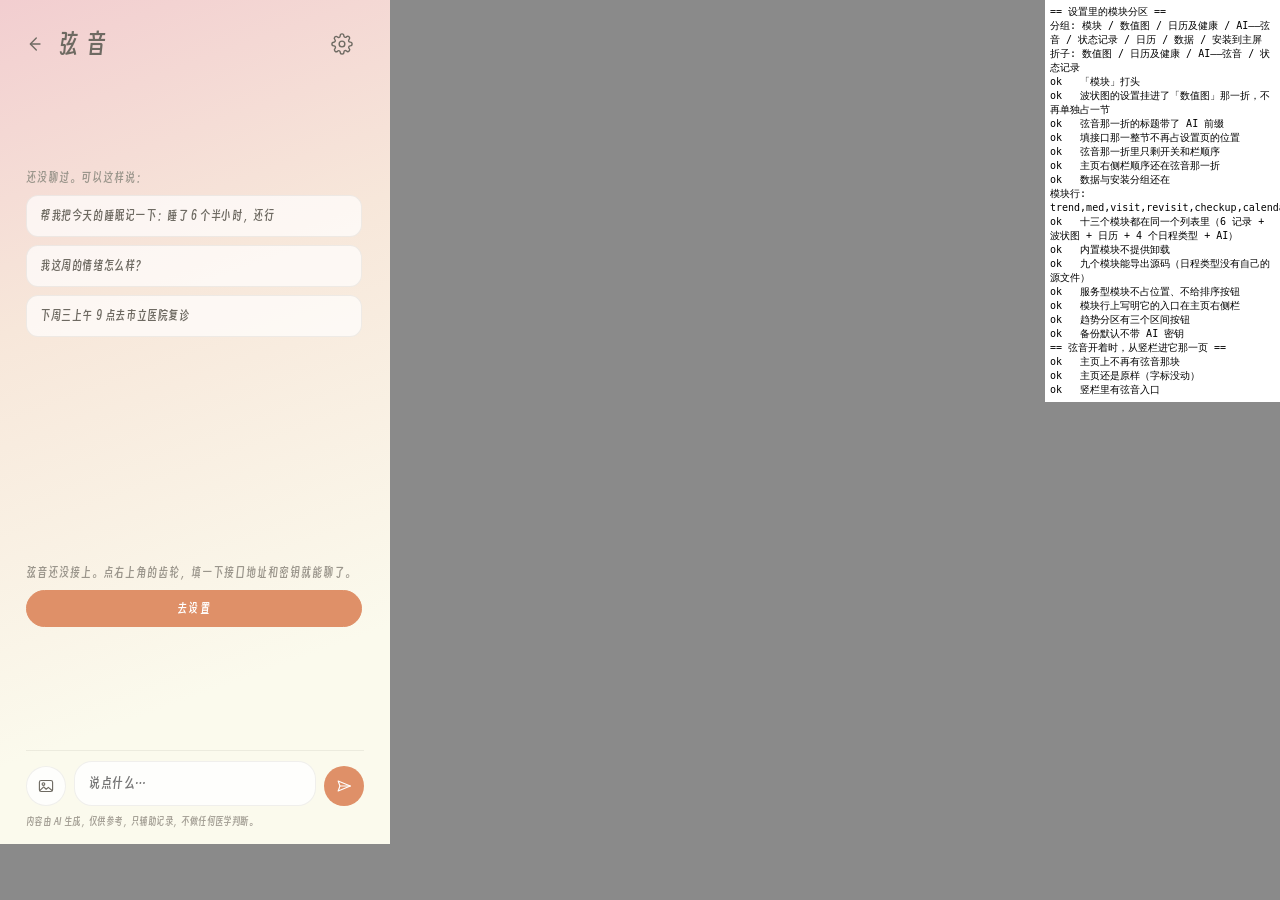
<file: scripts/modcheck.html>
<!DOCTYPE html>
<html lang="zh-CN">
<head>
    <meta charset="UTF-8">
    <title>mod check</title>
</head>
<body style="margin:0;background:#8a8a8a">
    <iframe id="frame" src="../index.html" style="width:390px;height:844px;border:0;display:block;background:#fff"></iframe>
    <pre id="out" style="position:fixed;right:0;top:0;background:#fff;font:10px/1.4 monospace;margin:0;padding:5px;width:225px;white-space:pre-wrap"></pre>
    <script>
        const log = [];
        const say = (m) => { log.push(m); document.getElementById('out').textContent = log.join('\n'); };
        const frame = document.getElementById('frame');
        const sleep = (ms) => new Promise((r) => setTimeout(r, ms));

        const MOD_SRC = [
            '/* 体重：每天同一时间称重 */',
            'ellipse.define({',
            "    apiVersion: 1, id: 'weight', name: '体重', icon: 'chart', desc: '每天同一时间称重',",
            '    fields: [',
            "        { key: 'kg', type: 'number', label: '体重', unit: 'kg', step: 0.1, chips: [55, 60, 65] }",
            '    ]',
            '});'
        ].join('\n');

        frame.addEventListener('load', async () => {
            const w = frame.contentWindow, d = frame.contentDocument;
            const t = (label, cond, extra) => say((cond ? 'ok   ' : 'FAIL ') + label + (cond || !extra ? '' : ' -> ' + extra));
            const q = (sel) => d.querySelector(sel);
            const qa = (sel) => Array.from(d.querySelectorAll(sel));
            const click = (node) => node.dispatchEvent(new w.MouseEvent('click', { bubbles: true }));
            const texts = (sel) => qa(sel).map((n) => n.textContent.trim());

            try {
                for (let i = 0; i < 60 && !q('#rail [data-act="record"]'); i++) await sleep(50);

                say('== 设置里的模块分区 ==');
                click(d.getElementById('settingsBtn'));
                await sleep(300);
                const groups = texts('#settingsBody .set-group-title');
                say('分组: ' + groups.join(' / '));
                const foldTitles = texts('#settingsBody .set-group--fold .set-group-title');
                say('折子: ' + foldTitles.join(' / '));
                t('「模块」打头', groups[0] === '模块');
                t('波状图的设置挂进了「数值图」那一折，不再单独占一节',
                    groups.indexOf('显示') < 0 &&
                    !!q('#settingsBody [data-group="chart"] [data-section="trend"]'));
                t('弦音那一折的标题带了 AI 前缀',
                    foldTitles.indexOf('AI——弦音') >= 0, foldTitles.join(','));
                t('填接口那一整节不再占设置页的位置',
                    !q('#settingsBody [data-section="ai"]') && !q('#settingsBody [data-ai]'));
                t('弦音那一折里只剩开关和栏顺序',
                    !!q('#settingsBody [data-group="assistant"] [data-module-row="assistant"]') &&
                    !!q('#settingsBody [data-group="assistant"] [data-rail-order-row]'));
                t('主页右侧栏顺序还在弦音那一折',
                    !!q('#settingsBody [data-group="assistant"] [data-rail-order-row]'));
                t('数据与安装分组还在', groups.indexOf('数据') > 0 && groups.indexOf('安装到主屏') > 0);

                const rows = qa('#settingsBody [data-module-row]').map((n) => n.dataset.moduleRow);
                say('模块行: ' + rows.join(','));
                t('十三个模块都在同一个列表里（6 记录 + 波状图 + 日历 + 4 个日程类型 + AI）',
                    rows.length === 13, String(rows.length));
                t('内置模块不提供卸载', qa('#settingsBody [data-uninstall]').length === 0);
                t('九个模块能导出源码（日程类型没有自己的源文件）',
                    qa('#settingsBody [data-export-mod]').length === 9,
                    String(qa('#settingsBody [data-export-mod]').length));
                t('服务型模块不占位置、不给排序按钮',
                    qa('[data-module-row="assistant"] [data-order]').length === 0 &&
                    qa('[data-module-row="assistant"] [data-toggle]').length === 1);

                t('模块行上写明它的入口在主页右侧栏',
                    ((q('[data-module-row="assistant"] .set-row-desc') || {}).textContent || '')
                        .indexOf('入口在主页右侧栏') > 0);
                t('趋势分区有三个区间按钮', qa('#settingsBody [data-default-range]').length === 3);
                const cb = d.getElementById('backupSecrets');
                t('备份默认不带 AI 密钥', !!cb && cb.checked === false);

                say('== 弦音开着时，从竖栏进它那一页 ==');
                click(d.getElementById('settingsClose'));
                await sleep(250);
                t('主页上不再有弦音那块', !d.getElementById('homeDock'));
                t('主页还是原样（字标没动）',
                    ((d.querySelector('#viewHome .wordmark') || {}).textContent || '') === 'ellipse' &&
                    !!d.querySelector('#viewHome .org-line'));
                t('竖栏里有弦音入口', !!q('#rail [data-rail-page="assistant"]'));
                click(q('#rail [data-rail-page="assistant"]'));
                await sleep(300);
                t('进了弦音那一页', !d.getElementById('viewPage').hidden &&
                    d.getElementById('pageTitle').textContent === '弦音');
                t('聊天框画出来了', !!q('#viewPage #chordList') && !!q('#viewPage #chordInput'));
                t('输入框下面常驻一行免责小字',
                    /内容由 AI 生成/.test((q('#viewPage .chord-disclaimer') || {}).textContent || ''));
                t('免责小字只有这一行', qa('#viewPage .chord-disclaimer').length === 1);

                say('== 弦音页右上角齿轮：专属设置 ==');
                const gear = q('#viewPage .head-row [data-head-extra]');
                t('右上角有弦音设置按钮', !!gear && gear.tagName === 'BUTTON');
                click(gear);
                await sleep(300);
                t('点齿轮弹出弦音设置',
                    d.getElementById('sheet').classList.contains('open') &&
                    d.getElementById('sheetTitle').textContent === '弦音设置');
                t('面板里有四个输入框（接口 / 密钥 / 模型 / 读取开关）',
                    qa('#sheetBody [data-ai]').length === 4, String(qa('#sheetBody [data-ai]').length));
                t('读记录的开关默认是关的',
                    (q('#sheetBody [data-ai="readAllow"]') || {}).checked === false);
                t('弦音状态显示未配置',
                    /^当前状态：还没配置/.test((q('#aiStatus') || {}).textContent || ''));
                t('面板里能导出聊天 md', !!q('#sheetBody [data-set="ai-export-chat"]'));
                t('面板里能清空聊天', !!q('#sheetBody [data-set="ai-clear-chat"]'));
                click(d.getElementById('sheetClose'));
                await sleep(300);

                say('== 日记不挂工具按钮 / 关掉弦音，入口和 AI 分区一起消失 ==');
                click(d.getElementById('backHomeBtn'));
                await sleep(250);
                click(q('#rail [data-act="record"]'));
                await sleep(300);
                t('日记里没有任何工具按钮', qa('#moduleStack .tool-btn').length === 0,
                    texts('#moduleStack .tool-btn').join(','));

                click(d.getElementById('backHomeBtn'));
                await sleep(250);
                click(d.getElementById('settingsBtn'));
                await sleep(250);
                click(q('[data-module-row="assistant"] [data-toggle]'));
                await sleep(250);
                t('弦音那一行标成已关闭',
                    !!q('[data-module-row="assistant"] .set-badge--off'));
                click(d.getElementById('settingsClose'));
                await sleep(250);
                t('竖栏里的弦音入口跟着消失', !q('#rail [data-rail-page="assistant"]'));
                t('主页还是原样', !!q('#viewHome .wordmark') &&
                    !d.getElementById('viewHome').classList.contains('home--docked'));
                click(q('#rail [data-act="record"]'));
                await sleep(300);
                t('日记里依然没有工具按钮', qa('#moduleStack .tool-btn').length === 0);

                click(d.getElementById('backHomeBtn'));
                await sleep(250);
                click(d.getElementById('settingsBtn'));
                await sleep(250);
                click(q('[data-module-row="assistant"] [data-toggle]'));
                await sleep(250);
                t('重新打开后弦音那一行不再标已关闭',
                    !q('[data-module-row="assistant"] .set-badge--off'));
                click(d.getElementById('settingsClose'));
                await sleep(250);
                t('弦音入口也回来', !!q('#rail [data-rail-page="assistant"]'));

                click(d.getElementById('settingsBtn'));
                await sleep(250);
                say('== 导入一个自装模块 ==');
                const input = d.getElementById('modFile');
                t('设置里有导入模块的入口', !!input && !!q('[data-set="import-mod"]'));
                const dt = new w.DataTransfer();
                dt.items.add(new w.File([MOD_SRC], 'weight.js', { type: 'text/javascript' }));
                input.files = dt.files;
                input.dispatchEvent(new w.Event('change', { bubbles: true }));
                for (let i = 0; i < 80 && !d.getElementById('sheet').classList.contains('open'); i++) await sleep(50);
                t('先弹出确认框', d.getElementById('sheet').classList.contains('open'),
                    (d.getElementById('toast') || {}).textContent || '');
                const note = d.getElementById('sheetBody').textContent;
                t('确认框里点名了模块自称的 id 与名字', note.indexOf('体重') >= 0 && note.indexOf('weight') >= 0);
                t('确认框里写明了它能读本机记录与密钥',
                    note.indexOf('能读到本机保存的全部记录') > 0 && note.indexOf('AI 密钥') > 0);

                click(q('#sheetFoot [data-action="mod-install"]'));
                await sleep(600);
                t('确认框自动收起', !d.getElementById('sheet').classList.contains('open'));

                click(d.getElementById('settingsClose'));
                await sleep(250);
                click(q('#rail [data-act="record"]'));
                await sleep(300);
                const cards = qa('#moduleStack .module').map((n) => n.dataset.module);
                say('栏: ' + cards.join(','));
                t('新模块出现在记录页', cards.indexOf('weight') >= 0);
                t('排在最后一条', cards[cards.length - 1] === 'weight');

                const kg = q('#moduleStack .module[data-module="weight"] [data-type="number"]');
                t('数字框自动生成', !!kg);
                kg.value = '63.5';
                kg.dispatchEvent(new w.Event('input', { bubbles: true }));
                await sleep(300);

                click(q('.export-card'));
                await sleep(300);
                const md = d.getElementById('sheetBody').textContent;
                t('md 导出自动接上新模块', md.indexOf('## 体重') > 0 && md.indexOf('- 体重：63.5 kg') > 0);
                click(d.getElementById('sheetClose'));
                await sleep(300);

                say('== 导出源码 ==');
                click(d.getElementById('backHomeBtn'));
                await sleep(250);
                click(d.getElementById('settingsBtn'));
                await sleep(250);
                click(q('[data-export-mod="weight"]'));
                await sleep(400);
                t('导出后给出提示', (d.getElementById('toast').textContent || '').indexOf('weight.js') >= 0,
                    d.getElementById('toast').textContent);

                say('== 卸载：代码走，数据留 ==');
                click(q('[data-uninstall="weight"]'));
                await sleep(300);
                t('卸载前先问一句', d.getElementById('sheet').classList.contains('open'));
                click(q('#sheetFoot [data-action="uninstall-keep"]'));
                await sleep(400);
                t('列表里没有它了', !q('[data-module-row="weight"]'));
                click(d.getElementById('settingsClose'));
                await sleep(250);
                click(q('#rail [data-act="record"]'));
                await sleep(300);
                t('记录页上也没有了', qa('#moduleStack .module[data-module="weight"]').length === 0);
                t('记录的数据仍在本机',
                    (w.localStorage.getItem('ellipse.v1.records') || '').indexOf('63.5') > 0);
                click(q('.export-card'));
                await sleep(300);
                t('代码没了，md 里就不再出现它', d.getElementById('sheetBody').textContent.indexOf('## 体重') < 0);
                click(d.getElementById('sheetClose'));
                await sleep(300);

                say('== ?nomods=1 逃生舱 ==');
                const f2 = d.createElement('iframe');
                f2.style.cssText = 'width:390px;height:844px;border:0';
                f2.src = '../index.html?nomods=1';
                await new Promise((r) => { f2.addEventListener('load', r); d.body.appendChild(f2); });
                const w2 = f2.contentWindow, d2 = f2.contentDocument;
                for (let i = 0; i < 60 && !d2.querySelector('#rail [data-act="record"]'); i++) await sleep(50);
                d2.querySelector('#rail [data-act="record"]').click();
                let cards2 = [];
                for (let i = 0; i < 40; i++) {
                    await sleep(80);
                    cards2 = Array.from(d2.querySelectorAll('#moduleStack .module')).map((n) => n.dataset.module);
                    if (cards2.length >= 6) break;
                }
                say('栏: ' + cards2.join(','));
                t('内置模块照常', cards2.join(',') === 'mood,sleep,pain,exercise,micro,diary', cards2.join(','));
                t('跳过了自装模块的求值', cards2.indexOf('weight') < 0);

                say('== 主页竖栏能打开波状图页 ==');
                d2.getElementById('backHomeBtn').click();
                await sleep(350);
                t('竖栏里有波状图入口', !!d2.querySelector('#rail [data-rail-page="trend"]'));
                d2.querySelector('#rail [data-rail-page="trend"]').click();
                await sleep(350);
                t('点开是它自己的一整页', !d2.getElementById('viewPage').hidden &&
                    d2.getElementById('pageTitle').textContent === '状态波动图');
                t('这一页里画出了曲线', d2.querySelectorAll('#pageBody .chart-block').length === 4,
                    String(d2.querySelectorAll('#pageBody .chart-block').length));
                f2.remove();

                say('DONE');
            } catch (err) {
                say('ERROR ' + err.message);
            }
        });
    </script>
</body>
</html>
</file>
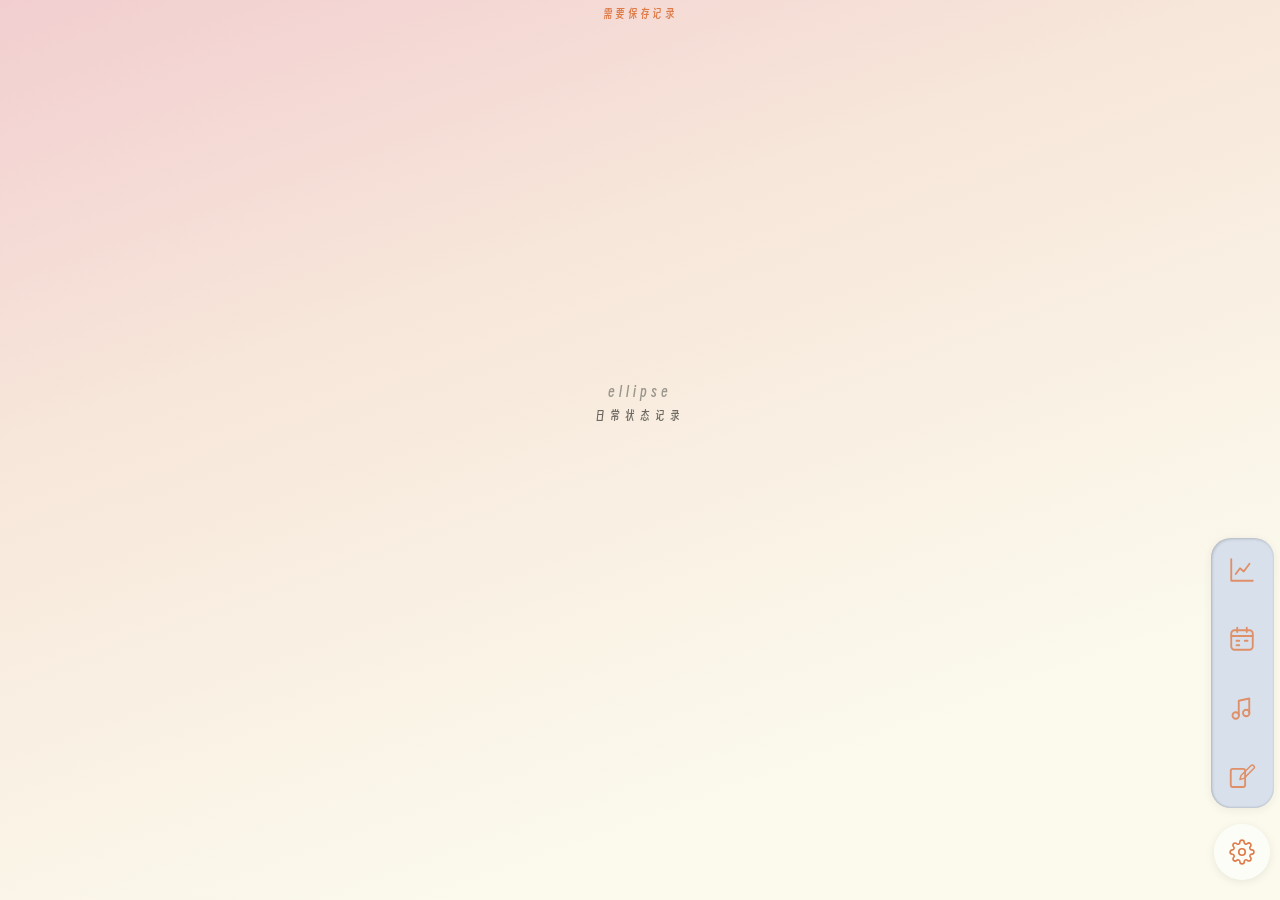
<file: scripts/seed.html>
<!DOCTYPE html>
<html lang="zh-CN" data-seed="1">
<head>
    <meta charset="UTF-8">
    <meta name="viewport" content="width=device-width, initial-scale=1.0">
    <title>seed</title>
    <link rel="stylesheet" href="../assets/app.css">
</head>
<body>
    <main class="app-main">
        <p class="empty-note" id="seedState">正在写入示例数据…</p>
    </main>

    <script>
        (function () {
            const pad = (n) => String(n).padStart(2, '0');
            const key = (d) => d.getFullYear() + '-' + pad(d.getMonth() + 1) + '-' + pad(d.getDate());
            const today = new Date();
            const records = {};

            for (let i = 89; i >= 0; i--) {
                const d = new Date(today.getFullYear(), today.getMonth(), today.getDate() - i);
                const k = key(d);
                const wave = Math.sin(i / 4.2);
                const wave2 = Math.sin(i / 6.5);
                const trend = i / 90;
                records[k] = {
                    updatedAt: Date.now(),
                    data: {
                        mood: {
                            morning: Math.max(1, Math.min(10, Math.round(5.4 + wave * 2.1 + trend))),
                            evening: Math.max(1, Math.min(10, Math.round(5.2 - wave2 * 2.6 + trend * 1.4)))
                        },
                        sleep: {
                            quality: Math.max(1, Math.min(10, Math.round(6.2 + wave * 1.5))),
                            hours: Math.round((6.6 - wave * 0.7 + trend) * 2) / 2
                        },
                        pain: {
                            level: Math.max(0, Math.min(10, Math.round(3.4 - wave * 2.2 - trend * 1.2))),
                            note: i % 7 === 0 ? '左侧膝关节' : ''
                        },
                        exercise: {
                            minutes: i % 3 === 0 ? 30 : (i % 3 === 1 ? 20 : 0),
                            discomfort: i % 5 === 0
                        },
                        diary: i < 3
                            ? { text: i === 0 ? '上午在小区里慢走了二十分钟，膝盖比上周轻。晚上睡得早一些。' : '今天状态一般，下午休息为主。' }
                            : {}
                    }
                };
            }

            localStorage.setItem('ellipse.v1.records', JSON.stringify(records));
            localStorage.removeItem('ellipse.v1.settings');

            document.getElementById('seedState').textContent =
                '已写入 ' + Object.keys(records).length + ' 天示例记录，正在跳转…';
            location.replace('../index.html');
        })();
    </script>
</body>
</html>
</file>
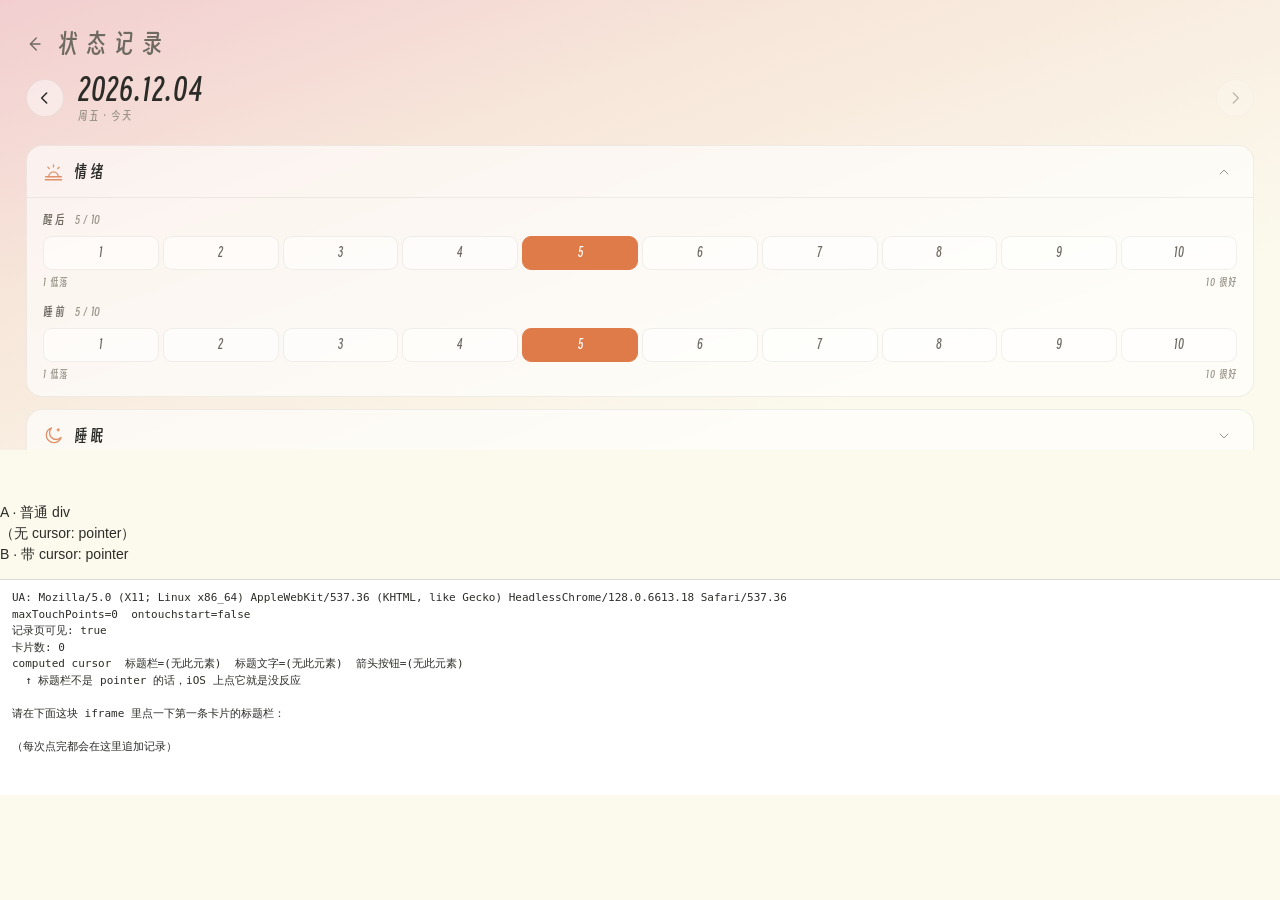
<file: scripts/tapcheck.html>
<!DOCTYPE html>
<html lang="zh-CN">
<head>
    <meta charset="UTF-8">
    <meta name="viewport" content="width=device-width, initial-scale=1.0">
    <title>tap check</title>
    <style>
        body { margin: 0; background: #FBFAED; color: #2B2B28;
               font: 14px/1.5 -apple-system, "PingFang SC", "Microsoft YaHei", sans-serif; }
        iframe { width: 100%; height: 50vh; border: 0; display: block; background: #FBFAED; }
        .ctrl { display: flex; gap: 10px; padding: 12px; }
        .ctrl div { flex: 1; display: flex; align-items: center; justify-content: center;
                    min-height: 56px; border: 1px solid rgba(43,43,40,0.12); border-radius: 12px;
                    background: rgba(255,255,255,0.7); text-align: center; font-size: 13px; }
        .ctrl .with-cursor { cursor: pointer; }
        #log { margin: 0; padding: 10px 12px 40px; max-height: 34vh; overflow: auto;
               background: #fff; border-top: 1px solid #ddd;
               font: 11px/1.5 ui-monospace, Menlo, Consolas, monospace; white-space: pre-wrap; }
        b { color: #b4571f; }
    </style>
</head>
<body>
    <iframe id="frame" src="../index.html#record"></iframe>

    <p class="ctrl">
        <div id="plainBox">A · 普通 div<br>（无 cursor: pointer）</div>
        <div id="cursorBox" class="with-cursor">B · 带 cursor: pointer</div>
    </p>

    <pre id="log"></pre>

    <script>
        const lines = [];
        const say = (m) => {
            lines.push(m);
            const el = document.getElementById('log');
            el.textContent = lines.join('\n');
            el.scrollTop = el.scrollHeight;
        };

        ['plainBox', 'cursorBox'].forEach((id) => {
            document.getElementById(id).addEventListener('click', () => say('ok   ' + id + ' 收到 click'));
        });

        window.addEventListener('error', (e) => say('ERROR ' + e.message));

        const frame = document.getElementById('frame');

        frame.addEventListener('load', () => {
            const w = frame.contentWindow;
            const d = frame.contentDocument;
            const css = (el) => (el ? w.getComputedStyle(el).cursor : '(无此元素)');

            say('UA: ' + navigator.userAgent);
            say('maxTouchPoints=' + (navigator.maxTouchPoints || 0) +
                '  ontouchstart=' + ('ontouchstart' in w));
            say('记录页可见: ' + !d.getElementById('viewRecord').hidden);
            say('卡片数: ' + d.querySelectorAll('#moduleStack .module').length);

            const head = d.querySelector('.module-head');
            const toggle = d.querySelector('.module-toggle');
            const name = d.querySelector('.module-name');
            say('computed cursor  标题栏=' + css(head) + '  标题文字=' + css(name) +
                '  箭头按钮=' + css(toggle));
            say('  ↑ 标题栏不是 pointer 的话，iOS 上点它就是没反应');
            say('');
            say('请在下面这块 iframe 里点一下第一条卡片的标题栏：');
            say('');

            ['touchstart', 'touchend', 'click'].forEach((type) => {
                d.addEventListener(type, (evt) => {
                    const t = evt.target;
                    const tag = t.tagName ? t.tagName.toLowerCase() : String(t.nodeName);
                    const cls = t.className && t.className.baseVal !== undefined
                        ? t.className.baseVal : (t.className || '');
                    const act = t.closest ? (t.closest('[data-act]') || {}) : {};
                    const actName = act.getAttribute ? act.getAttribute('data-act') : null;
                    if (type !== 'touchstart') {
                        say('· ' + type + '  target=' + tag + '.' + String(cls).split(' ')[0] +
                            '  [data-act]=' + (actName || '无'));
                    }
                    if (type === 'click') {
                        const card = d.querySelector('.module[data-module="mood"]');
                        say('   情绪栏 is-open = ' + !!card.classList.contains('is-open'));
                        say('   localStorage.openModule = ' +
                            (w.localStorage.getItem('ellipse.v1.settings') || '').slice(0, 120));
                    }
                }, true);
            });

            say('（每次点完都会在这里追加记录）');
        });
    </script>
</body>
</html>
</file>
<file: assets/app.css>
@font-face {
    font-family: "Smiley Sans";
    src: url("../fonts/SmileySans-Oblique.ttf.woff2") format("woff2");
    font-weight: 400 700;
    font-style: normal;
    font-display: swap;
}

:root {
    --edge: 20px;
    --btn-size: 56px;

    --accent: #df9068;
    --accent-deep: #de7b49;
    --gear: #de7b49;
    --ink: #2B2B28;
    --ink-2: #6E6A62;
    --ink-3: #9B968C;
    --paper: #FBFAED;
    --paper-2: #F7F4E2;
    --line: rgba(43, 43, 40, 0.12);
    --line-2: rgba(43, 43, 40, 0.07);
    --groove: #d8e0ec;

    --bg-left: #F2CED0;
    --bg-right: #FBFAED;

    --rail-w: calc(var(--btn-size) + 7px);
    --float-right: 10px;
    --main-pad: 22px;
    --radius: 16px;
    --radius-s: 12px;

    --font: "Smiley Sans", -apple-system, BlinkMacSystemFont, "Segoe UI",
            "PingFang SC", "Hiragino Sans GB", "Microsoft YaHei", sans-serif;
}

*, *::before, *::after { box-sizing: border-box; }

html, body { height: 100%; margin: 0; }

body {
    background: linear-gradient(160deg, var(--bg-left) 0%, #F7E7DA 34%, var(--bg-right) 78%, var(--paper) 100%);
    background-attachment: fixed;
    color: var(--ink);
    font-family: var(--font);
    -webkit-font-smoothing: antialiased;
    -webkit-tap-highlight-color: transparent;
    overscroll-behavior-y: none;
}

button, input, select, textarea { font-family: inherit; color: inherit; }

body.is-locked { overflow: hidden; }

:focus-visible { outline: 2px solid var(--accent); outline-offset: 2px; }

.view[hidden] { display: none; }

.view.fade-in { animation: view-in 0.26s cubic-bezier(0.32, 0.72, 0, 1); }

@keyframes view-in {
    from { opacity: 0; }
    to { opacity: 1; }
}

.home {
    position: relative;
    min-height: 100%;
    display: flex;
    align-items: center;
    justify-content: center;
    padding: calc(24px + env(safe-area-inset-top)) 24px calc(120px + env(safe-area-inset-bottom));
}

.home-notice {
    position: absolute;
    top: calc(6px + env(safe-area-inset-top));
    left: 0;
    right: 0;
    margin: 0;
    text-align: center;
    font-size: 12px;
    letter-spacing: 2.4px;
    color: var(--accent-deep);
}

.home-block { text-align: center; }

.home .wordmark {
    margin: 0;
    font-size: 15px;
    letter-spacing: 4px;
    color: var(--ink-3);
}

.home .org-line {
    margin: 8px 0 0;
    font-size: 12px;
    letter-spacing: 5px;
    color: var(--ink-2);
}

.record,
.page-view {
    min-height: 100%;
    padding: calc(28px + env(safe-area-inset-top)) 26px calc(40px + env(safe-area-inset-bottom)) 26px;
}

.page-view .page-head { margin-bottom: 0; }

.page-view.page--chat {
    height: var(--chat-h, 100%);
    min-height: 0;
    display: flex;
    flex-direction: column;
    padding-bottom: calc(14px + env(safe-area-inset-bottom));
}

.page--chat .page-body {
    flex: 1 1 auto;
    min-height: 0;
    display: flex;
    flex-direction: column;
    padding-top: 4px;
}

.page--chat .chord { flex: 1 1 auto; min-height: 0; }

.page--chat .foot-note { display: none; }

.chord-gear-btn { margin-left: auto; }

.page-head { margin-bottom: 20px; }

.head-row {
    display: flex;
    align-items: center;
    gap: 2px;
    min-height: 44px;
    margin: -6px 0 -6px calc(8px - var(--main-pad));
}

.page-back {
    flex: 0 0 auto;
    width: 44px;
    height: 44px;
    padding: 0;
    display: flex;
    align-items: center;
    justify-content: center;
    background: none;
    border: none;
    border-radius: 50%;
    color: var(--ink-2);
    cursor: pointer;
    transition: background 0.2s ease, transform 0.2s ease;
}
.page-back svg { display: block; width: 22px; height: 22px; transition: transform 0.25s ease; }
.page-back:hover { background: rgba(43, 43, 40, 0.06); }
.page-back:hover svg { transform: translateX(-2px); }
.page-back:active { transform: scale(0.92); }

.head-line {
    margin: 0;
    font-size: 25px;
    letter-spacing: 8px;
    color: var(--ink-2);
}

.wordmark {
    margin: 0;
    font-size: 13px;
    letter-spacing: 3px;
    text-transform: lowercase;
    color: var(--ink-3);
}

.org-line {
    margin: 6px 0 0;
    font-size: 12px;
    letter-spacing: 4px;
    color: var(--ink-2);
}

.date-bar {
    display: flex;
    align-items: center;
    gap: 6px;
    margin-top: 12px;
}

.date-nav {
    flex: 0 0 auto;
    width: 38px;
    height: 38px;
    padding: 0;
    display: flex;
    align-items: center;
    justify-content: center;
    background: rgba(255, 255, 255, 0.45);
    border: 1px solid var(--line-2);
    border-radius: 50%;
    color: var(--ink);
    cursor: pointer;
    transition: background 0.2s ease, transform 0.2s ease;
}
.date-nav svg { width: 20px; height: 20px; display: block; }
.date-nav:hover { background: rgba(255, 255, 255, 0.8); }
.date-nav:active { transform: scale(0.94); }
.date-nav[disabled] { opacity: 0.28; pointer-events: none; }

.date-current {
    flex: 1 1 auto;
    min-width: 0;
    padding: 2px 8px;
    display: flex;
    flex-direction: column;
    align-items: flex-start;
    gap: 3px;
    background: transparent;
    border: none;
    cursor: pointer;
    text-align: left;
}

.date-num {
    font-size: 30px;
    line-height: 1.05;
    letter-spacing: 1px;
    color: var(--ink);
}

.date-sub {
    font-size: 11.5px;
    letter-spacing: 1.6px;
    color: var(--ink-3);
}

.date-today {
    margin-top: 10px;
    padding: 5px 12px;
    background: transparent;
    border: 1px solid var(--line);
    border-radius: 999px;
    font-size: 11.5px;
    letter-spacing: 2px;
    color: var(--ink-2);
    cursor: pointer;
}
.date-today:active { background: rgba(255, 255, 255, 0.7); }

.date-input {
    position: absolute;
    width: 1px;
    height: 1px;
    opacity: 0;
    pointer-events: none;
    border: none;
    padding: 0;
}

.module-stack {
    display: flex;
    flex-direction: column;
    gap: 12px;
}

.module {
    background: rgba(255, 255, 255, 0.62);
    border: 1px solid var(--line-2);
    border-radius: var(--radius);
    overflow: hidden;
    backdrop-filter: blur(2px);
}

.module-head {
    display: flex;
    align-items: center;
    gap: 10px;
    padding: 13px 16px 12px;
    border-bottom: 1px solid var(--line-2);
    cursor: pointer;
}

.module-mark {
    flex: 0 0 auto;
    display: flex;
    align-items: center;
    justify-content: center;
    color: var(--accent);
}
.module-mark svg { width: 21px; height: 21px; display: block; }

.module-name {
    margin: 0;
    font-size: 16.5px;
    letter-spacing: 3px;
}

.module-spacer { flex: 1 1 auto; }

.module-toggle {
    width: 26px;
    height: 26px;
    padding: 0;
    display: flex;
    align-items: center;
    justify-content: center;
    background: transparent;
    border: none;
    border-radius: 50%;
    color: var(--ink-3);
    cursor: pointer;
    transition: background 0.2s ease;
}
.module-toggle svg { width: 16px; height: 16px; display: block; transition: transform 0.22s ease; }
.module-toggle:hover { background: rgba(43, 43, 40, 0.05); }
.module.is-open .module-toggle svg { transform: rotate(180deg); }

.module-body { display: none; padding: 14px 16px 16px; }
.module.is-open .module-body { display: block; }

.module-preview {
    margin: 0;
    line-height: 16px;
    padding: 6px 16px;
    font-size: 12px;
    letter-spacing: 0.6px;
    color: var(--ink-3);
    overflow: hidden;
    text-overflow: ellipsis;
    white-space: nowrap;
}
.module.is-open .module-preview { display: none; }

.field + .field { margin-top: 16px; }

.field-label {
    display: flex;
    align-items: baseline;
    gap: 8px;
    margin-bottom: 9px;
    font-size: 12px;
    letter-spacing: 1.8px;
    color: var(--ink-2);
    white-space: pre-line;
}
.field-value { font-size: 12px; letter-spacing: 0.5px; color: var(--ink-3); }

.scale {
    display: grid;
    grid-template-columns: repeat(10, 1fr);
    gap: 4px;
}

.scale-cell {
    min-width: 0;
    padding: 0;
    height: 34px;
    display: flex;
    align-items: center;
    justify-content: center;
    background: rgba(255, 255, 255, 0.55);
    border: 1px solid var(--line-2);
    border-radius: 9px;
    font-size: 12.5px;
    color: var(--ink-2);
    cursor: pointer;
    transition: background 0.16s ease, color 0.16s ease, border-color 0.16s ease;
}
.scale-cell:hover { border-color: var(--line); }
.scale-cell.on {
    background: var(--accent-deep);
    border-color: var(--accent-deep);
    color: #fff;
}
.scale-cell:active { transform: scale(0.95); }

.scale-hint {
    display: flex;
    justify-content: space-between;
    margin-top: 6px;
    font-size: 10.5px;
    letter-spacing: 1px;
    color: var(--ink-3);
}

.rheostat { --fill: 0%; }

.rheostat-input {
    -webkit-appearance: none;
    appearance: none;
    display: block;
    width: 100%;
    height: 34px;
    margin: 0;
    padding: 0;
    background: transparent;
    cursor: pointer;
}

.rheostat-input::-webkit-slider-runnable-track {
    height: 10px;
    border-radius: 999px;
    background-color: rgba(43, 43, 40, 0.07);
    background-image: linear-gradient(var(--accent), var(--accent));
    background-repeat: no-repeat;
    background-size: var(--fill, 0%) 100%;
    box-shadow: inset 0 1px 2px rgba(43, 43, 40, 0.09);
}

.rheostat-input::-moz-range-track {
    height: 10px;
    border-radius: 999px;
    background-color: rgba(43, 43, 40, 0.07);
    box-shadow: inset 0 1px 2px rgba(43, 43, 40, 0.09);
}
.rheostat-input::-moz-range-progress {
    height: 10px;
    border-radius: 999px;
    background: var(--accent);
}

.rheostat-input::-webkit-slider-thumb {
    -webkit-appearance: none;
    width: 26px;
    height: 26px;
    margin-top: -8px;
    border-radius: 50%;
    background: #fff;
    border: 2px solid var(--accent);
    box-shadow: 0 2px 6px rgba(43, 43, 40, 0.2);
}
.rheostat-input::-moz-range-thumb {
    width: 22px;
    height: 22px;
    border-radius: 50%;
    background: #fff;
    border: 2px solid var(--accent);
    box-shadow: 0 2px 6px rgba(43, 43, 40, 0.2);
}
.rheostat-input:active::-webkit-slider-thumb { transform: scale(1.06); }

.seg { display: flex; gap: 6px; }
.seg-item {
    flex: 1 1 0;
    padding: 9px 0;
    background: rgba(255, 255, 255, 0.55);
    border: 1px solid var(--line-2);
    border-radius: 10px;
    font-size: 12.5px;
    letter-spacing: 1.5px;
    color: var(--ink-2);
    cursor: pointer;
    transition: background 0.16s ease, color 0.16s ease, border-color 0.16s ease;
}
.seg-item.on { background: var(--accent-deep); border-color: var(--accent-deep); color: #fff; }

.num-row { display: flex; align-items: center; gap: 8px; }
.num-input {
    flex: 1 1 auto;
    width: 100%;
    padding: 10px 12px;
    background: rgba(255, 255, 255, 0.6);
    border: 1px solid var(--line-2);
    border-radius: 10px;
    font-size: 15px;
    letter-spacing: 1px;
    -webkit-appearance: none;
    appearance: none;
}
.num-input:focus { outline: none; border-color: var(--accent); }
.num-unit { font-size: 12px; letter-spacing: 2px; color: var(--ink-3); }

.text-input {
    display: block;
    width: 100%;
    padding: 10px 12px;
    background: rgba(255, 255, 255, 0.6);
    border: 1px solid var(--line-2);
    border-radius: 10px;
    font-size: 14px;
    letter-spacing: 0.6px;
    -webkit-appearance: none;
    appearance: none;
}
.text-input:focus { outline: none; border-color: var(--accent); }
.text-input::placeholder { color: var(--ink-3); }

.chip-row { display: flex; flex-wrap: wrap; gap: 6px; margin-top: 8px; }
.chip {
    padding: 6px 12px;
    background: transparent;
    border: 1px solid var(--line);
    border-radius: 999px;
    font-size: 11.5px;
    letter-spacing: 1px;
    color: var(--ink-2);
    cursor: pointer;
}
.chip:active { background: rgba(255, 255, 255, 0.8); }

.textarea {
    display: block;
    width: 100%;
    min-height: 96px;
    padding: 12px 13px;
    background: rgba(255, 255, 255, 0.6);
    border: 1px solid var(--line-2);
    border-radius: 12px;
    font-size: 14.5px;
    line-height: 1.72;
    letter-spacing: 0.4px;
    resize: vertical;
    -webkit-appearance: none;
    appearance: none;
}
.textarea:focus { outline: none; border-color: var(--accent); }
.textarea::placeholder { color: var(--ink-3); }

.tool-row { display: flex; gap: 8px; margin-top: 9px; }
.tool-btn {
    display: inline-flex;
    align-items: center;
    gap: 6px;
    padding: 8px 13px;
    background: rgba(255, 255, 255, 0.6);
    border: 1px solid var(--line);
    border-radius: 999px;
    font-size: 12px;
    letter-spacing: 1.4px;
    color: var(--ink);
    cursor: pointer;
    transition: background 0.18s ease;
}
.tool-btn svg { width: 15px; height: 15px; display: block; color: var(--accent); }
.tool-btn:hover { background: rgba(255, 255, 255, 0.9); }
.tool-btn[disabled] { opacity: 0.4; pointer-events: none; }

.field-foot {
    display: flex;
    justify-content: space-between;
    margin-top: 7px;
    font-size: 10.5px;
    letter-spacing: 0.8px;
    color: var(--ink-3);
}

.empty-note {
    margin: 0;
    padding: 26px 4px;
    text-align: center;
    font-size: 12.5px;
    letter-spacing: 1.4px;
    color: var(--ink-3);
}

.export-zone { margin-top: 16px; }

.export-card {
    width: 100%;
    display: flex;
    align-items: center;
    gap: 12px;
    padding: 16px 18px;
    background: rgba(255, 255, 255, 0.5);
    border: 1px dashed var(--line);
    border-radius: var(--radius);
    text-align: left;
    cursor: pointer;
    transition: background 0.2s ease;
}
.export-card:hover { background: rgba(255, 255, 255, 0.82); }
.export-card .export-mark { color: var(--accent); display: flex; }
.export-card .export-mark svg { width: 20px; height: 20px; display: block; }
.export-card .export-text { flex: 1 1 auto; min-width: 0; }
.export-card .export-title { font-size: 14.5px; letter-spacing: 2.4px; }
.export-card .export-sub {
    margin-top: 4px;
    font-size: 11px;
    letter-spacing: 0.6px;
    color: var(--ink-3);
    overflow: hidden;
    text-overflow: ellipsis;
    white-space: nowrap;
}

.foot-note {
    margin: 20px 0 0;
    text-align: center;
    font-size: 10.5px;
    letter-spacing: 1.6px;
    color: var(--ink-3);
}

.rail {
    position: fixed;
    right: calc(var(--edge) + var(--btn-size) / 2 - var(--rail-w) / 2 - var(--float-right));
    z-index: 12;
    width: var(--rail-w);
    display: flex;
    flex-direction: column;
    gap: 6px;
    overflow-y: auto;
    overscroll-behavior: contain;
    scrollbar-width: none;
    background: var(--groove);
    border-radius: 20px;
    box-shadow:
        inset 1px 1px 3px rgba(43, 43, 40, 0.22),
        inset 0 -1px 2px rgba(43, 43, 40, 0.12),
        0 2px 10px rgba(43, 43, 40, 0.07);
}
.rail::-webkit-scrollbar { display: none; }

.rail--home {
    bottom: calc(var(--edge) + var(--btn-size) + 16px);
    max-height: calc(100vh - var(--edge) - var(--btn-size) - 32px);
}

.module[data-kind="panel"] .module-body,
.page-body { padding-top: 12px; }

.module[data-kind="panel"] .range-row,
.page-body .range-row { margin-bottom: 14px; }

.module[data-kind="panel"] .chart-block,
.page-body .chart-block { padding: 0 0 18px; border-bottom: none; }

.module[data-kind="panel"] .chart-block + .chart-block,
.page-body .chart-block + .chart-block {
    padding-top: 18px;
    border-top: 1px solid var(--line-2);
}

.rail-item {
    flex: 0 0 auto;
    height: var(--rail-w);
    padding: 0;
    display: flex;
    align-items: center;
    justify-content: center;
    background: transparent;
    border: none;
    border-radius: 20px;
    color: var(--accent);
    cursor: pointer;
    transition: background 0.2s ease, color 0.2s ease;
}
.rail-item svg { display: block; width: 30px; height: 30px; }
.rail-item:hover { background: rgba(255, 255, 255, 0.45); }
.rail-item:active { background: rgba(255, 255, 255, 0.78); }
.rail-item.on { background: rgba(255, 255, 255, 0.72); color: var(--gear); }

.corner-btn {
    position: fixed;
    right: calc(var(--edge) - var(--float-right));
    z-index: 11;
    color: var(--gear);
    width: var(--btn-size);
    height: var(--btn-size);
    padding: 0;
    display: flex;
    align-items: center;
    justify-content: center;
    background: rgba(255, 255, 255, 0.6);
    border: none;
    border-radius: 50%;
    cursor: pointer;
    box-shadow: 0 2px 10px rgba(0, 0, 0, 0.08);
    transition: background 0.2s ease, box-shadow 0.2s ease, transform 0.2s ease;
}
body.is-locked .corner-btn,
body.is-locked .page-back { pointer-events: none; }

.corner-btn[hidden],
.rail[hidden],
.view[hidden] { display: none !important; }

.page-back[hidden] { display: flex !important; visibility: hidden; }
.corner-btn--bottom { bottom: calc(var(--edge) + env(safe-area-inset-bottom)); }
.corner-btn:hover {
    background: rgba(255, 255, 255, 0.9);
    box-shadow: 0 4px 16px rgba(0, 0, 0, 0.14);
    transform: scale(1.06);
}
.corner-btn:active { transform: scale(0.96); }
.corner-btn svg { display: block; width: 26px; height: 26px; transition: transform 0.3s ease; }
.corner-btn--bottom:hover svg { transform: rotate(45deg); }

.icon-btn {
    width: 44px;
    height: 44px;
    flex: 0 0 auto;
    padding: 0;
    display: flex;
    align-items: center;
    justify-content: center;
    background: transparent;
    border: none;
    border-radius: 50%;
    color: var(--ink);
    cursor: pointer;
    transition: background 0.2s ease, transform 0.2s ease;
}
.icon-btn svg { display: block; width: 21px; height: 21px; }
.icon-btn:hover { background: rgba(43, 43, 40, 0.06); }
.icon-btn:active { transform: scale(0.92); }

.scrim {
    position: fixed;
    inset: 0;
    z-index: 100;
    background: rgba(80, 55, 45, 0.22);
    opacity: 0;
    visibility: hidden;
    transition: opacity 0.26s ease, visibility 0s linear 0.26s;
}
.scrim.open {
    opacity: 1;
    visibility: visible;
    transition: opacity 0.26s ease, visibility 0s;
}

.settings-panel {
    position: fixed;
    top: 0;
    right: 0;
    bottom: 0;
    z-index: 101;
    width: 100%;
    display: flex;
    flex-direction: column;
    background: var(--paper);
    box-shadow: -8px 0 32px rgba(43, 43, 40, 0.10);
    transform: translateX(100%);
    visibility: hidden;
    transition: transform 0.28s cubic-bezier(0.32, 0.72, 0, 1), visibility 0s linear 0.28s;
}
.settings-panel.open {
    transform: translateX(0);
    visibility: visible;
    transition: transform 0.28s cubic-bezier(0.32, 0.72, 0, 1), visibility 0s;
}

.settings-header {
    flex: 0 0 auto;
    position: relative;
    display: flex;
    align-items: center;
    height: 60px;
    padding: 0 4px;
    background: var(--paper);
    border-bottom: 1px solid var(--line);
}
.settings-title {
    position: absolute;
    top: 50%;
    left: 50%;
    transform: translate(-50%, -50%);
    margin: 0;
    padding-left: 8px;
    font-size: 19px;
    letter-spacing: 8px;
    color: var(--ink);
    white-space: nowrap;
}

.settings-body {
    flex: 1 1 auto;
    overflow-y: auto;
    overscroll-behavior: contain;
    -webkit-overflow-scrolling: touch;
    padding: 20px var(--main-pad) calc(40px + env(safe-area-inset-bottom));
}

.set-group + .set-group { margin-top: 30px; }

.set-group-head {
    display: flex;
    align-items: baseline;
    gap: 10px;
    padding-bottom: 8px;
    border-bottom: 1px solid var(--line);
}

.set-group--fold { margin-top: 18px; }
.set-group--fold .set-group-head {
    width: 100%;
    padding: 0 0 8px;
    border-bottom: 1px solid var(--line);
    align-items: center;
}
.set-group-fold {
    flex: 1 1 auto;
    display: flex;
    align-items: center;
    gap: 10px;
    padding: 0;
    background: none;
    border: none;
    font: inherit;
    color: inherit;
    text-align: left;
    cursor: pointer;
}
.fold-chev {
    flex: 0 0 auto;
    display: flex;
    align-items: center;
    color: var(--ink-3);
    transition: transform 0.2s ease;
}
.fold-chev svg { width: 16px; height: 16px; display: block; }
.set-group--fold.is-folded .fold-chev { transform: rotate(-90deg); }
.set-group--fold .set-group-title { letter-spacing: 2.4px; }

.set-group--fold + .set-group--fold { margin-top: 18px; }
.set-group-title {
    margin: 0;
    font-size: 14px;
    letter-spacing: 3.4px;
    color: var(--ink);
}
.set-group-note { font-size: 11px; letter-spacing: 0.8px; color: var(--ink-3); }

.set-row {
    display: flex;
    align-items: center;
    gap: 12px;
    padding: 13px 0;
    border-bottom: 1px solid var(--line-2);
}
.set-row:last-child { border-bottom: none; }

.set-row-main { flex: 1 1 auto; min-width: 0; transition: opacity 0.18s ease; }

.set-row.is-off .set-row-main,
.set-row.is-off .module-mark { opacity: 0.45; }
.set-row-title { display: block; font-size: 14.5px; letter-spacing: 1.6px; }
.set-row-desc {
    display: block;
    margin-top: 3px;
    font-size: 11px;
    letter-spacing: 0.5px;
    line-height: 1.6;
    color: var(--ink-3);
}

.set-row-side { flex: 0 0 auto; display: flex; align-items: center; gap: 4px; }

.set-row-main > .seg { margin-top: 9px; }

.switch {
    position: relative;
    width: 48px;
    height: 26px;
    flex: 0 0 auto;
    padding: 0;
    background: rgba(43, 43, 40, 0.14);
    border: none;
    border-radius: 999px;
    cursor: pointer;
    transition: background 0.2s ease;
}
.switch::after {
    content: "";
    position: absolute;
    top: 3px;
    left: 3px;
    width: 20px;
    height: 20px;
    background: #fff;
    border-radius: 50%;
    box-shadow: 0 1px 3px rgba(43, 43, 40, 0.24);
    transition: transform 0.2s cubic-bezier(0.32, 0.72, 0, 1);
}
.switch-label {
    position: absolute;
    top: 0;
    right: 0;
    width: 25px;
    height: 100%;
    display: flex;
    align-items: center;
    justify-content: center;
    font-size: 10px;
    line-height: 1;
    color: var(--ink-2);
    transition: color 0.2s ease;
}
.switch.on { background: var(--accent); }
.switch.on::after { transform: translateX(22px); }
.switch.on .switch-label { right: auto; left: 0; color: var(--ink); }

.order-btn {
    width: 32px;
    height: 32px;
    padding: 0;
    display: flex;
    align-items: center;
    justify-content: center;
    background: transparent;
    border: 1px solid var(--line-2);
    border-radius: 50%;
    color: var(--ink-2);
    cursor: pointer;
    transition: background 0.18s ease;
}
.order-btn svg { width: 15px; height: 15px; display: block; }
.order-btn:hover { background: rgba(43, 43, 40, 0.05); }
.order-btn[disabled] { opacity: 0.26; pointer-events: none; }

.rail-order .set-row--rail { padding: 9px 0; gap: 10px; }
.rail-order .set-row--rail .module-mark svg { width: 18px; height: 18px; }
.rail-order .set-row--rail .order-btn { width: 28px; height: 28px; }
.rail-order .set-row--rail .order-btn svg { width: 13px; height: 13px; }

.set-input {
    width: 100%;
    margin-top: 8px;
    padding: 10px 12px;
    background: rgba(255, 255, 255, 0.7);
    border: 1px solid var(--line-2);
    border-radius: 10px;
    font-size: 13px;
    letter-spacing: 0.6px;
    -webkit-appearance: none;
    appearance: none;
}
.set-input:focus { outline: none; border-color: var(--accent); }

.set-actions { display: flex; flex-wrap: wrap; gap: 8px; margin-top: 14px; }

.btn {
    padding: 10px 16px;
    background: rgba(255, 255, 255, 0.7);
    border: 1px solid var(--line);
    border-radius: 999px;
    font-size: 12.5px;
    letter-spacing: 1.6px;
    color: var(--ink);
    cursor: pointer;
    transition: background 0.18s ease;
}
.btn:hover { background: #fff; }
.btn.primary { background: var(--accent); border-color: var(--accent); color: #fff; }
.btn.primary:hover { background: #d5825a; }
.btn.danger { color: #b4553b; border-color: rgba(180, 85, 59, 0.34); }
.btn[disabled] { opacity: 0.45; pointer-events: none; }

.set-row-tools { display: flex; flex-wrap: wrap; gap: 6px; margin-top: 9px; }
.set-row-tools .btn { padding: 6px 12px; font-size: 11.5px; letter-spacing: 1.2px; }

.set-badge {
    margin-left: 6px;
    padding: 2px 7px;
    background: rgba(223, 144, 104, 0.16);
    border-radius: 999px;
    font-size: 10px;
    font-style: normal;
    letter-spacing: 1px;
    color: var(--accent);
    vertical-align: 1px;
}
.set-badge--off {
    background: rgba(43, 43, 40, 0.08);
    color: var(--ink-3);
}

.set-check {
    display: flex;
    align-items: center;
    gap: 8px;
    margin-top: 12px;
    font-size: 11.5px;
    letter-spacing: 0.6px;
    line-height: 1.6;
    color: var(--ink-3);
    cursor: pointer;
}
.set-check input { flex: 0 0 auto; width: 15px; height: 15px; accent-color: var(--accent); }

.module--error .module-head { opacity: 0.72; }
.module--error .empty-note { color: #b4553b; }

.chart-block {
    padding: 4px 0 22px;
    border-bottom: 1px solid var(--line-2);
}
.chart-block:last-child { border-bottom: none; }

.chart-head {
    display: flex;
    align-items: center;
    gap: 10px;
    margin-bottom: 4px;
}
.chart-mark { color: var(--accent); display: flex; flex: 0 0 auto; }
.chart-mark svg { width: 19px; height: 19px; display: block; }
.chart-name {
    margin: 0;
    flex: 0 0 auto;
    font-size: 15px;
    letter-spacing: 2.6px;
}
.chart-latest {
    margin-left: auto;
    min-width: 0;
    font-size: 11.5px;
    letter-spacing: 0.4px;
    color: var(--ink-3);
    white-space: nowrap;
    overflow: hidden;
    text-overflow: ellipsis;
}

.chart-note {
    margin: 2px 0 10px;
    font-size: 11px;
    letter-spacing: 0.6px;
    color: var(--ink-3);
}

.range-row { display: flex; gap: 6px; margin-bottom: 12px; }
.range-btn {
    padding: 6px 12px;
    background: transparent;
    border: 1px solid var(--line-2);
    border-radius: 999px;
    font-size: 11px;
    letter-spacing: 1.4px;
    color: var(--ink-2);
    cursor: pointer;
}
.range-btn.on { background: var(--ink); border-color: var(--ink); color: var(--paper); }

.chart-slot { position: relative; }
.chart-slot svg { display: block; width: 100%; height: auto; }

.chart-tip {
    position: absolute;
    transform: translate(-50%, -130%);
    padding: 4px 8px;
    background: var(--ink);
    color: var(--paper);
    border-radius: 6px;
    font-size: 10.5px;
    letter-spacing: 0.6px;
    white-space: nowrap;
    pointer-events: none;
    opacity: 0;
    transition: opacity 0.14s ease;
}
.chart-tip.on { opacity: 1; }

.chart-tip--card {
    transform: translate(-50%, -112%);
    display: block;
    padding: 8px 11px;
    background: #fff;
    color: var(--ink);
    border-radius: 10px;
    box-shadow: 0 6px 18px rgba(43, 43, 40, 0.16);
    font-size: 11px;
    letter-spacing: 0.3px;
}
.chart-tip--card .chart-tip-row { display: flex; align-items: center; gap: 10px; }
.chart-tip--card .chart-tip-row + .chart-tip-row { margin-top: 5px; }
.chart-tip--card .chart-tip-date { color: var(--ink); }
.chart-tip--card .chart-tip-series { color: var(--ink-2); }
.chart-tip--card .chart-tip-swatch {
    flex: 0 0 auto;
    width: 8px;
    height: 8px;
    border-radius: 2px;
    background: var(--accent-deep);
}
.chart-tip--card .chart-tip-name { white-space: nowrap; }
.chart-tip--card .chart-tip-num { margin-left: auto; color: var(--ink); }

.sheet {
    position: fixed;
    left: 0;
    right: 0;
    bottom: 0;
    z-index: 102;
    max-height: 86vh;
    display: flex;
    flex-direction: column;
    background: var(--paper);
    border-radius: 20px 20px 0 0;
    box-shadow: 0 -10px 34px rgba(43, 43, 40, 0.16);
    transform: translateY(101%);
    visibility: hidden;
    transition: transform 0.3s cubic-bezier(0.32, 0.72, 0, 1), visibility 0s linear 0.3s;
}
.sheet.open {
    transform: translateY(0);
    visibility: visible;
    transition: transform 0.3s cubic-bezier(0.32, 0.72, 0, 1), visibility 0s;
}

.sheet-head {
    flex: 0 0 auto;
    position: relative;
    display: flex;
    align-items: center;
    justify-content: center;
    height: 56px;
    padding: 0 4px;
    border-bottom: 1px solid var(--line);
}
.sheet-title { margin: 0; font-size: 15px; letter-spacing: 6px; }
.sheet-head .icon-btn { position: absolute; right: 6px; top: 50%; transform: translateY(-50%); }

.sheet-body {
    flex: 1 1 auto;
    overflow-y: auto;
    overscroll-behavior: contain;
    -webkit-overflow-scrolling: touch;
    padding: 16px var(--main-pad);
}

.sheet-foot {
    flex: 0 0 auto;
    display: flex;
    gap: 8px;
    padding: 12px var(--main-pad) calc(16px + env(safe-area-inset-bottom));
    border-top: 1px solid var(--line);
    background: var(--paper);
}
.sheet-foot .btn { flex: 1 1 0; text-align: center; }

.md-preview {
    margin: 0;
    padding: 14px;
    background: rgba(43, 43, 40, 0.035);
    border: 1px solid var(--line-2);
    border-radius: 12px;
    font-family: ui-monospace, SFMono-Regular, Menlo, Consolas, monospace;
    font-size: 11.5px;
    line-height: 1.75;
    white-space: pre-wrap;
    word-break: break-word;
    color: var(--ink-2);
}

.pick-list { display: flex; flex-direction: column; }
.pick-item {
    display: flex;
    align-items: center;
    justify-content: space-between;
    gap: 10px;
    padding: 14px 2px;
    background: transparent;
    border: none;
    border-bottom: 1px solid var(--line-2);
    font-size: 14.5px;
    letter-spacing: 1.4px;
    color: var(--ink);
    cursor: pointer;
    text-align: left;
}
.pick-item:last-child { border-bottom: none; }
.pick-item .pick-meta { font-size: 11px; letter-spacing: 0.6px; color: var(--ink-3); }

.sheet-note {
    margin: 12px 0 0;
    font-size: 11px;
    line-height: 1.7;
    letter-spacing: 0.5px;
    color: var(--ink-3);
}

.toast {
    position: fixed;
    left: 50%;
    bottom: calc(96px + env(safe-area-inset-bottom));
    z-index: 200;
    transform: translate(-50%, 12px);
    max-width: 76vw;
    padding: 10px 16px;
    background: rgba(43, 43, 40, 0.92);
    color: var(--paper);
    border-radius: 999px;
    font-size: 12px;
    letter-spacing: 1px;
    text-align: center;
    opacity: 0;
    visibility: hidden;
    transition: opacity 0.22s ease, transform 0.22s ease, visibility 0s linear 0.22s;
}
.toast.on {
    opacity: 1;
    visibility: visible;
    transform: translate(-50%, 0);
    transition: opacity 0.22s ease, transform 0.22s ease, visibility 0s;
}

.boot-note {
    margin: 40px 24px;
    padding: 20px;
    background: var(--paper);
    border: 1px solid var(--line);
    border-radius: var(--radius);
    font-size: 13px;
    line-height: 1.8;
    color: var(--ink-2);
}
.boot-note h2 { margin: 0 0 10px; font-size: 16px; letter-spacing: 3px; color: var(--ink); }
.boot-note p { margin: 0 0 8px; }
.boot-note code {
    padding: 1px 5px;
    background: rgba(43, 43, 40, 0.06);
    border-radius: 4px;
    font-family: ui-monospace, SFMono-Regular, Menlo, Consolas, monospace;
    font-size: 12px;
}
.boot-note pre {
    margin: 10px 0 0;
    font-size: 11px;
    color: var(--ink-3);
    white-space: pre-wrap;
    word-break: break-word;
}

html.no-module .boot-note { display: block; }

.cal-search-btn { margin-left: auto; }
body.is-locked .cal-search-btn { pointer-events: none; }

.cal-head {
    display: flex;
    align-items: center;
    gap: 6px;
    margin-top: 2px;
}

.cal-month {
    margin-left: 4px;
    font-size: 18px;
    letter-spacing: 2.4px;
    color: var(--ink);
    white-space: nowrap;
}

.cal-month--day { font-size: 15px; letter-spacing: 1.2px; }

.cal-head > .cal-today-mini { margin-left: 2px; }

.cal-next svg { transform: rotate(180deg); }

.cal-views { margin-left: auto; display: flex; gap: 4px; }

.seg-mini {
    padding: 5px 12px;
    background: rgba(255, 255, 255, 0.5);
    border: 1px solid var(--line-2);
    border-radius: 999px;
    font-size: 11.5px;
    letter-spacing: 1.4px;
    color: var(--ink-2);
    cursor: pointer;
    transition: background 0.18s ease, color 0.18s ease, border-color 0.18s ease;
}
.seg-mini.on { background: var(--accent-deep); border-color: var(--accent-deep); color: #fff; }

.cal-week {
    display: grid;
    grid-template-columns: repeat(7, 1fr);
    gap: 2px;
    margin-top: 18px;
}
.cal-week-day {
    padding-bottom: 6px;
    text-align: center;
    font-size: 11px;
    letter-spacing: 1px;
    color: var(--ink-3);
}

.cal-grid {
    display: grid;
    grid-template-columns: repeat(7, 1fr);
    gap: 2px;
}

.cal-cell {
    aspect-ratio: 1 / 1;
    min-width: 0;
    padding: 0;
    display: flex;
    flex-direction: column;
    align-items: center;
    justify-content: center;
    gap: 3px;
    background: transparent;
    border: none;
    border-radius: 12px;
    color: var(--ink);
    cursor: pointer;
    transition: background 0.16s ease;
}
.cal-cell:hover { background: rgba(255, 255, 255, 0.6); }
.cal-cell.is-out { color: var(--ink-3); opacity: 0.5; }

.cal-num {
    min-width: 26px;
    height: 26px;
    display: flex;
    align-items: center;
    justify-content: center;
    border-radius: 50%;
    font-size: 13.5px;
    line-height: 1;
}
.cal-cell.is-today .cal-num { background: var(--accent-deep); color: #fff; }
.cal-cell.is-sel { background: rgba(222, 123, 73, 0.13); }
.cal-cell.is-sel:not(.is-today) .cal-num { color: var(--accent-deep); }
.cal-cell.is-today.is-sel { background: rgba(222, 123, 73, 0.2); }

.cal-dots { display: flex; gap: 3px; height: 5px; }
.cal-dot { display: block; width: 5px; height: 5px; border-radius: 50%; }

.cal-day { margin-top: 24px; }

.cal-day-title {
    display: flex;
    align-items: center;
    gap: 10px;
    margin: 22px 0 4px;
    font-size: 12.5px;
    font-weight: 400;
    letter-spacing: 2px;
    color: var(--ink-2);
}
.cal-day > .cal-day-title:first-child { margin-top: 0; }

.cal-today-mini {
    margin-left: auto;
    padding: 3px 10px;
    background: transparent;
    border: 1px solid var(--line);
    border-radius: 999px;
    font: inherit;
    font-size: 11px;
    letter-spacing: 1px;
    color: var(--ink-2);
    cursor: pointer;
}

.cal-row { border-bottom: 1px solid var(--line-2); }
.cal-row:last-child { border-bottom: none; }

.cal-item {
    width: 100%;
    display: flex;
    align-items: center;
    gap: 11px;
    padding: 12px 2px;
    background: transparent;
    border: none;
    font: inherit;
    color: inherit;
    text-align: left;
    cursor: pointer;
}
.cal-item:hover { background: rgba(255, 255, 255, 0.45); }
.cal-bar {
    flex: 0 0 auto;
    align-self: stretch;
    min-height: 32px;
    width: 3px;
    border-radius: 2px;
}
.cal-time {
    flex: 0 0 auto;
    width: 42px;
    font-size: 12px;
    letter-spacing: 0.4px;
    color: var(--ink-2);
}
.cal-item-main { flex: 1 1 auto; min-width: 0; }
.cal-item-name { display: block; font-size: 14px; letter-spacing: 1.2px; }
.cal-item-meta {
    display: block;
    margin-top: 3px;
    font-size: 11px;
    letter-spacing: 0.4px;
    color: var(--ink-3);
    overflow: hidden;
    text-overflow: ellipsis;
    white-space: nowrap;
}

.cal-row.is-med { display: flex; align-items: center; gap: 8px; }
.cal-row.is-med .cal-item { flex: 1 1 auto; width: auto; min-width: 0; }

.cal-dose {
    flex: 0 0 auto;
    font-size: 11px;
    letter-spacing: 0.6px;
    color: var(--ink-3);
    white-space: nowrap;
}
.cal-dose.is-done { color: var(--accent-deep); }
.cal-dose.is-miss { color: #b4553b; }

.cal-dose-btn {
    flex: 0 0 auto;
    padding: 4px 11px;
    background: rgba(255, 255, 255, 0.5);
    border: 1px solid var(--line-2);
    border-radius: 999px;
    font: inherit;
    font-size: 11px;
    letter-spacing: 1px;
    color: var(--ink-2);
    cursor: pointer;
    transition: background 0.18s ease;
}
.cal-dose-btn:hover { background: rgba(255, 255, 255, 0.85); }

.dose-list { display: flex; flex-direction: column; }

.dose-row {
    display: flex;
    align-items: center;
    gap: 10px;
    padding: 11px 0;
    border-bottom: 1px solid var(--line-2);
}
.dose-row:last-child { border-bottom: none; }
.dose-main { flex: 1 1 auto; min-width: 0; }
.dose-row .btn { flex: 0 0 auto; padding: 7px 18px; }

.dose-edit { display: flex; align-items: center; gap: 8px; }
.dose-edit .text-input { flex: 1 1 auto; width: auto; }

.cal-add-day {
    width: 100%;
    margin-top: 14px;
    padding: 12px;
    display: flex;
    align-items: center;
    justify-content: center;
    gap: 6px;
    background: rgba(255, 255, 255, 0.4);
    border: 1px dashed var(--line);
    border-radius: var(--radius-s);
    font: inherit;
    font-size: 12.5px;
    letter-spacing: 1.6px;
    color: var(--ink-2);
    cursor: pointer;
    transition: background 0.18s ease;
}
.cal-add-day:hover { background: rgba(255, 255, 255, 0.75); }
.cal-add-day svg { width: 15px; height: 15px; display: block; }

.page-body[data-module="calendar"] { padding-bottom: 76px; }

.cal-add {
    position: fixed;
    right: calc(var(--edge) - var(--float-right));
    bottom: calc(var(--edge) + env(safe-area-inset-bottom));
    z-index: 11;
    width: var(--btn-size);
    height: var(--btn-size);
    padding: 0;
    display: flex;
    align-items: center;
    justify-content: center;
    background: var(--accent-deep);
    border: none;
    border-radius: 50%;
    color: #fff;
    cursor: pointer;
    box-shadow: 0 4px 14px rgba(222, 123, 73, 0.38);
    transition: transform 0.2s ease, background 0.2s ease;
}
.cal-add svg { display: block; width: 26px; height: 26px; }
.cal-add:hover { background: #d5825a; }
.cal-add:active { transform: scale(0.95); }

.cal-form { padding-bottom: 4px; }
.ev-field { margin-bottom: 18px; }
.ev-note {
    margin: 6px 0 0;
    font-size: 11px;
    letter-spacing: 0.5px;
    line-height: 1.6;
    color: var(--ink-3);
}
.ev-note-inline { margin-left: 8px; font-size: 11px; letter-spacing: 0.5px; color: var(--ink-3); }

.ev-dose { display: flex; gap: 8px; }
.ev-dose .num-input { flex: 0 0 82px; width: 82px; }
.ev-dose .ev-unit { flex: 1 1 auto; width: auto; font-size: 14px; }

.ev-sub {
    display: flex;
    align-items: center;
    flex-wrap: wrap;
    gap: 6px;
    margin-top: 10px;
    font-size: 12px;
    letter-spacing: 1px;
    color: var(--ink-2);
}
.ev-sub .num-input { flex: 0 0 62px; width: 62px; padding: 8px 10px; font-size: 14px; text-align: center; }

.chip.on { background: var(--accent-deep); border-color: var(--accent-deep); color: #fff; }

.cal-icon-chip {
    width: 42px;
    height: 42px;
    padding: 0;
    display: flex;
    align-items: center;
    justify-content: center;
    background: rgba(255, 255, 255, 0.5);
    border: 1px solid var(--line-2);
    border-radius: 12px;
    color: var(--ink-2);
    cursor: pointer;
}
.cal-icon-chip svg { width: 21px; height: 21px; display: block; }
.cal-icon-chip.on { border-color: var(--accent-deep); background: rgba(222, 123, 73, 0.13); color: var(--accent-deep); }

.cal-color-chip {
    width: 30px;
    height: 30px;
    padding: 0;
    background: var(--c);
    border: 1px solid rgba(43, 43, 40, 0.12);
    border-radius: 50%;
    cursor: pointer;
}
.cal-color-chip.on { box-shadow: 0 0 0 2px var(--paper), 0 0 0 4px var(--c); }

.cal-check-list .set-check { margin-top: 9px; }

.cal-search { margin-bottom: 6px; }

.cal-results { margin-top: 8px; }

.cal-detail-row {
    display: flex;
    align-items: baseline;
    gap: 12px;
    padding: 11px 0;
    border-bottom: 1px solid var(--line-2);
}
.cal-detail-row:last-child { border-bottom: none; }
.cal-detail-key { flex: 0 0 auto; min-width: 62px; font-size: 12px; letter-spacing: 1.4px; color: var(--ink-3); }
.cal-detail-val { flex: 1 1 auto; font-size: 14px; letter-spacing: 1px; word-break: break-word; white-space: pre-wrap; }

.chord {
    display: flex;
    flex-direction: column;
    height: 100%;
    min-height: 0;
}

.chord-list {
    flex: 1 1 auto;
    min-height: 0;
    overflow-y: auto;
    overscroll-behavior: contain;
    display: flex;
    flex-direction: column;
    gap: 13px;
    padding: 2px 2px 12px 0;
}

.chord-empty {
    margin: auto 0;
    display: flex;
    flex-direction: column;
    gap: 8px;
    padding: 4px 0 10px;
}
.chord-empty > p {
    margin: 0 0 2px;
    font-size: 12.5px;
    letter-spacing: 1px;
    color: var(--ink-3);
}
.chord-sug {
    text-align: left;
    padding: 10px 13px;
    background: rgba(255, 255, 255, 0.68);
    border: 1px solid var(--line-2);
    border-radius: 12px;
    font-size: 12.5px;
    letter-spacing: 0.6px;
    line-height: 1.6;
    color: var(--ink-2);
    cursor: pointer;
    transition: background 0.18s ease, border-color 0.18s ease;
}
.chord-sug:hover { background: #fff; border-color: var(--line); }

.chord-msg { display: flex; gap: 8px; align-items: flex-start; }
.chord-msg--me { flex-direction: row-reverse; }

.chord-face {
    flex: 0 0 auto;
    width: 27px;
    height: 27px;
    margin-top: 1px;
    display: flex;
    align-items: center;
    justify-content: center;
    border-radius: 50%;
    background: rgba(223, 144, 104, 0.14);
    color: var(--accent);
}
.chord-face svg { display: block; width: 15px; height: 15px; }

.chord-col {
    min-width: 0;
    max-width: 86%;
    display: flex;
    flex-direction: column;
    gap: 7px;
}
.chord-msg--me .chord-col { align-items: flex-end; }

.chord-bubble {
    padding: 9px 13px;
    border-radius: 14px;
    font-size: 13.5px;
    line-height: 1.74;
    letter-spacing: 0.5px;
    white-space: pre-wrap;
    word-break: break-word;
    background: rgba(255, 255, 255, 0.84);
    border: 1px solid var(--line-2);
    color: var(--ink);
}
.chord-msg--me .chord-bubble {
    background: var(--accent);
    border-color: var(--accent);
    color: #fff;
}

.chord-dots { display: inline-flex; gap: 4px; align-items: center; height: 19px; }
.chord-dots i {
    width: 5px;
    height: 5px;
    border-radius: 50%;
    background: var(--ink-3);
    animation: chord-blink 1.15s ease-in-out infinite;
}
.chord-dots i:nth-child(2) { animation-delay: 0.16s; }
.chord-dots i:nth-child(3) { animation-delay: 0.32s; }
@keyframes chord-blink {
    0%, 60%, 100% { opacity: 0.28; transform: translateY(0); }
    30% { opacity: 1; transform: translateY(-2px); }
}

.chord-note-in {
    margin: 0;
    padding: 0 2px;
    font-size: 11.5px;
    letter-spacing: 0.6px;
    line-height: 1.6;
    color: var(--ink-3);
}

.chord-card {
    padding: 12px 14px;
    background: rgba(255, 255, 255, 0.92);
    border: 1px solid var(--line-2);
    border-left: 3px solid var(--accent);
    border-radius: 12px;
    box-shadow: 0 2px 8px rgba(43, 43, 40, 0.05);
}
.chord-card--crisis { border-left-color: #b4553b; }

.chord-card-title {
    margin: 0;
    font-size: 12.5px;
    letter-spacing: 1.6px;
    color: var(--ink);
}
.chord-card-body {
    margin: 8px 0 0;
    font-size: 12.5px;
    line-height: 1.7;
    letter-spacing: 0.5px;
    color: var(--ink-2);
}
.chord-card-list {
    margin: 8px 0 0;
    padding: 0;
    list-style: none;
    font-size: 12.5px;
    line-height: 1.74;
    letter-spacing: 0.5px;
    color: var(--ink-2);
}
.chord-card-list li { padding-left: 12px; position: relative; }
.chord-card-list li::before {
    content: '·';
    position: absolute;
    left: 2px;
    color: var(--ink-3);
}
.chord-card-list li + li { margin-top: 3px; }
.chord-card-list.is-done { opacity: 0.45; }

.chord-card-done {
    margin: 8px 0 0;
    font-size: 12px;
    letter-spacing: 0.5px;
    line-height: 1.7;
    color: var(--ink-3);
}

.chord-check {
    display: flex;
    align-items: center;
    gap: 7px;
    margin-top: 10px;
    font-size: 11.5px;
    letter-spacing: 0.5px;
    line-height: 1.5;
    color: var(--ink-3);
    cursor: pointer;
}
.chord-check input {
    flex: 0 0 auto;
    width: 15px;
    height: 15px;
    accent-color: var(--accent);
}

.chord-card-acts { display: flex; flex-wrap: wrap; gap: 8px; margin-top: 12px; }
.chord-card-acts .btn { padding: 7px 15px; font-size: 12px; letter-spacing: 1.4px; }

.chord-bar {
    flex: 0 0 auto;
    display: flex;
    align-items: flex-end;
    gap: 8px;
    padding-top: 10px;
    border-top: 1px solid var(--line-2);
}

.chord-input {
    flex: 1 1 auto;
    min-width: 0;
    max-height: 88px;
    padding: 11px 14px;
    background: rgba(255, 255, 255, 0.8);
    border: 1px solid var(--line-2);
    border-radius: 18px;
    font-family: inherit;
    font-size: 13.5px;
    line-height: 1.6;
    letter-spacing: 0.5px;
    color: var(--ink);
    resize: none;
    overflow-y: auto;
    -webkit-appearance: none;
    appearance: none;
}
.chord-input:focus { outline: none; border-color: var(--accent); }
.chord-input[disabled] { opacity: 0.6; }

.chord-send,
.chord-stop {
    flex: 0 0 auto;
    width: 40px;
    height: 40px;
    padding: 0;
    display: flex;
    align-items: center;
    justify-content: center;
    border: none;
    border-radius: 50%;
    cursor: pointer;
    transition: background 0.18s ease, transform 0.15s ease;
}
.chord-send { background: var(--accent); color: #fff; }
.chord-send:hover { background: var(--accent-deep); }
.chord-stop { background: rgba(43, 43, 40, 0.08); color: var(--ink-2); }
.chord-stop:hover { background: rgba(43, 43, 40, 0.14); }
.chord-send:active,
.chord-stop:active { transform: scale(0.93); }
.chord-send[hidden],
.chord-stop[hidden] { display: none; }
.chord-send svg,
.chord-stop svg { display: block; width: 18px; height: 18px; }

.chord-photo {
    flex: 0 0 auto;
    width: 40px;
    height: 40px;
    padding: 0;
    display: flex;
    align-items: center;
    justify-content: center;
    border: 1px solid var(--line-2);
    border-radius: 50%;
    background: rgba(255, 255, 255, 0.8);
    color: var(--ink-2);
    cursor: pointer;
    transition: background 0.18s ease, transform 0.15s ease;
}
.chord-photo:hover { background: rgba(43, 43, 40, 0.07); }
.chord-photo:active { transform: scale(0.93); }
.chord-photo[disabled] { opacity: 0.45; cursor: default; }
.chord-photo svg { display: block; width: 18px; height: 18px; }

.chord-file { display: none; }

.chord-attach {
    flex: 0 0 auto;
    display: flex;
    gap: 8px;
    padding: 8px 0 0;
}
.chord-attach[hidden] { display: none; }

.chord-thumb {
    position: relative;
    width: 48px;
    height: 48px;
}
.chord-thumb-img {
    display: block;
    width: 48px;
    height: 48px;
    object-fit: cover;
    border-radius: 10px;
    border: 1px solid var(--line-2);
}
.chord-thumb-x {
    position: absolute;
    top: -6px;
    right: -6px;
    width: 18px;
    height: 18px;
    padding: 0;
    display: flex;
    align-items: center;
    justify-content: center;
    border: none;
    border-radius: 50%;
    background: rgba(43, 43, 40, 0.72);
    color: #fff;
    cursor: pointer;
}
.chord-thumb-x svg { display: block; width: 11px; height: 11px; }

.chord-pic { margin: 0 0 6px; }
.chord-msg--me .chord-pic { text-align: right; }
.chord-pic-img {
    display: inline-block;
    max-width: 100%;
    max-height: 260px;
    border-radius: 14px;
    border: 1px solid var(--line-2);
    cursor: zoom-in;
}
.chord-pic--gone {
    font-size: 11px;
    letter-spacing: 0.5px;
    color: var(--ink-2);
}

.chord-view-img { display: block; width: 100%; height: auto; border-radius: 12px; }

.chord-disclaimer {
    flex: 0 0 auto;
    margin: 7px 0 0;
    font-size: 10.5px;
    line-height: 1.6;
    letter-spacing: 0.4px;
    color: var(--ink-3);
    opacity: 0.9;
}

@media (max-width: 360px) {
    :root { --main-pad: 16px; }
    .date-num { font-size: 26px; }
    .scale { gap: 3px; }
    .scale-cell { height: 32px; font-size: 11.5px; border-radius: 8px; }
    .cal-month { font-size: 16px; letter-spacing: 1.6px; }
    .cal-month--day { font-size: 13.5px; letter-spacing: 0.8px; }
    .cal-time { width: 36px; }
}

@media (prefers-reduced-motion: reduce) {
    * { transition-duration: 0.01ms !important; animation-duration: 0.01ms !important; }
}
</file>
